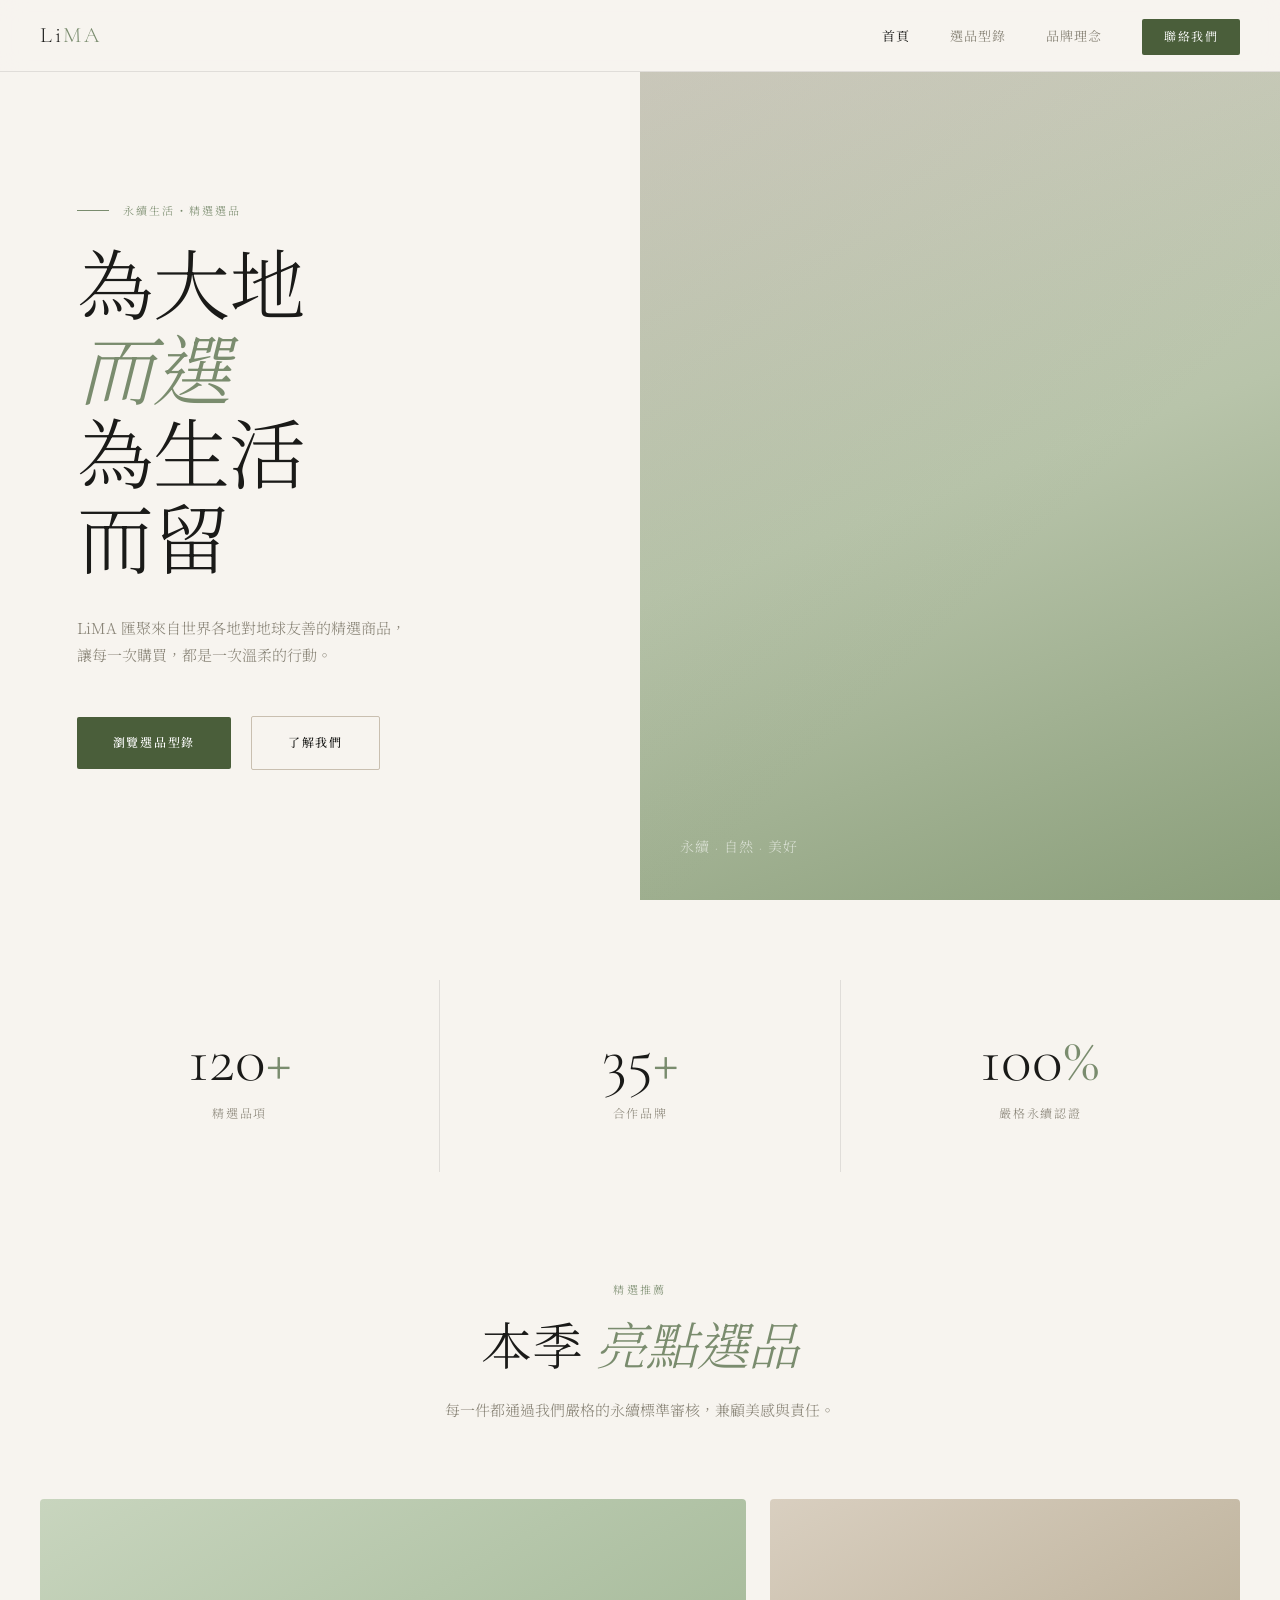
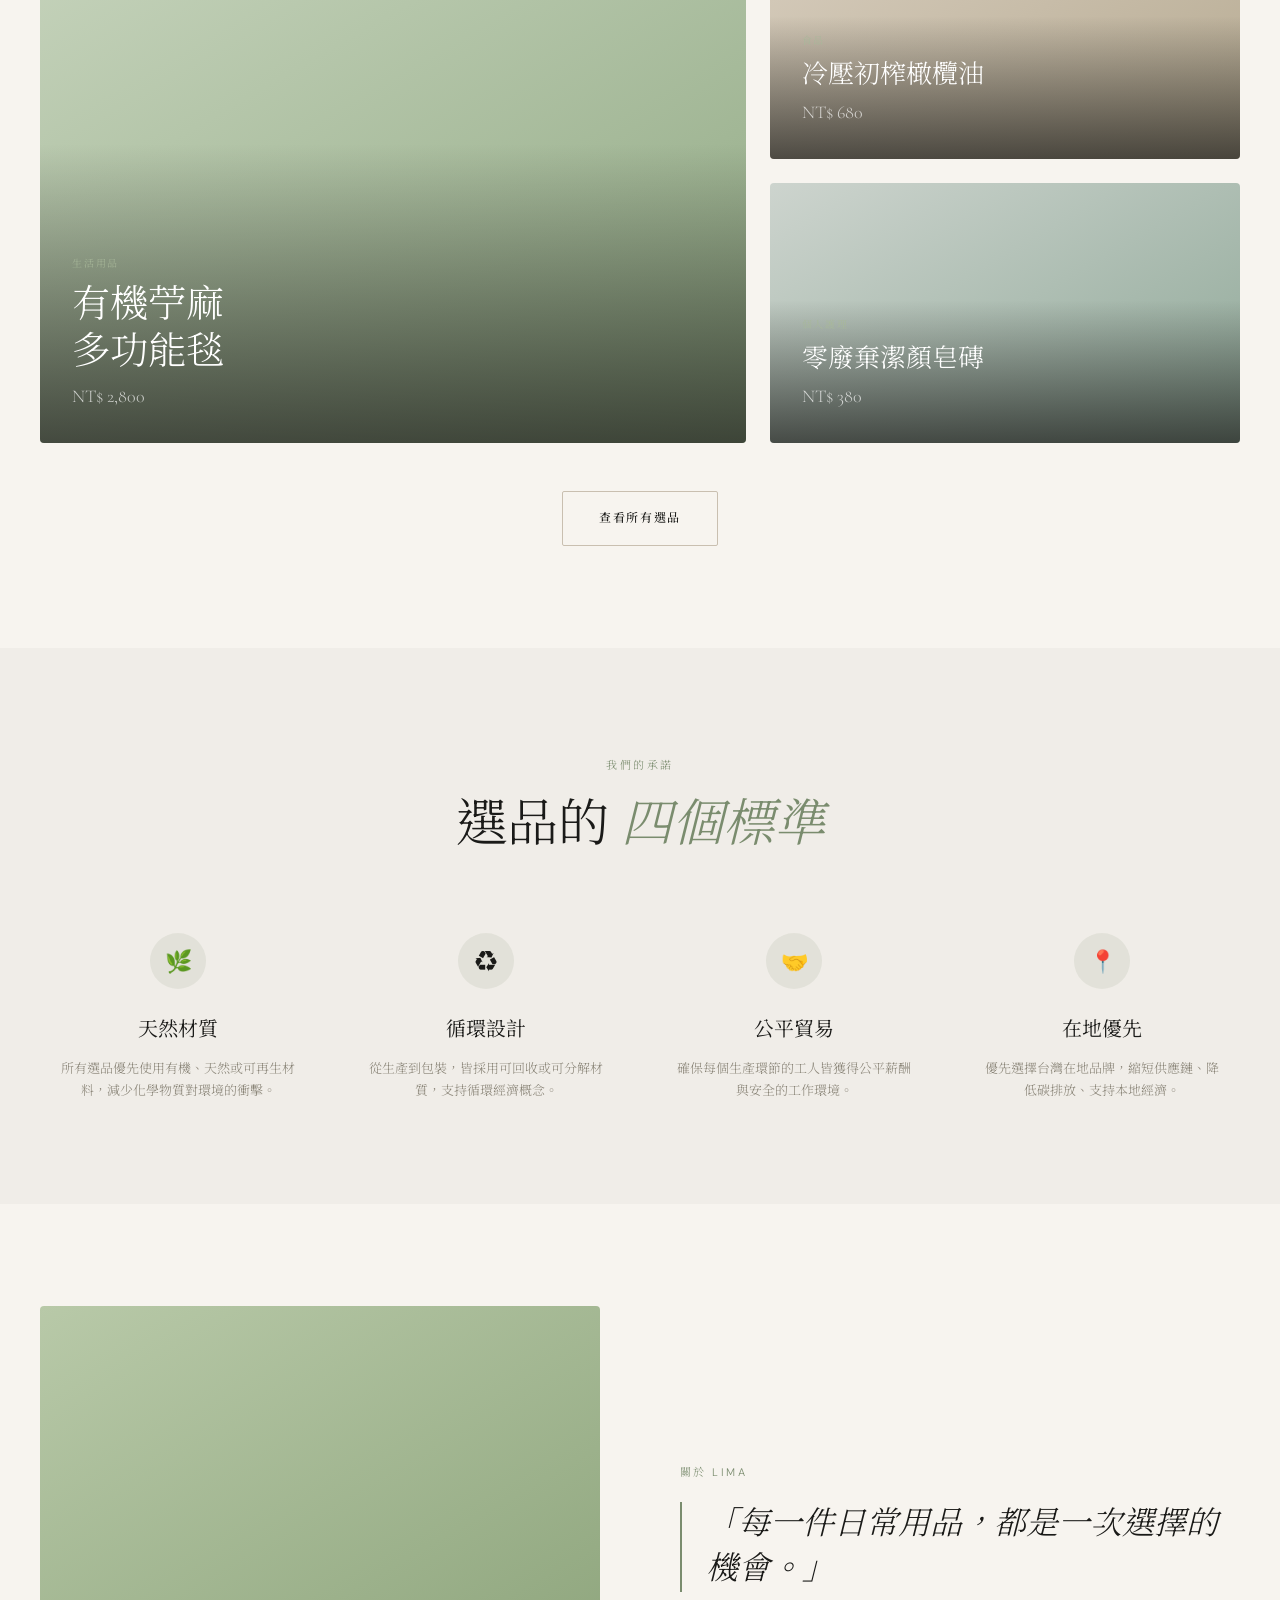
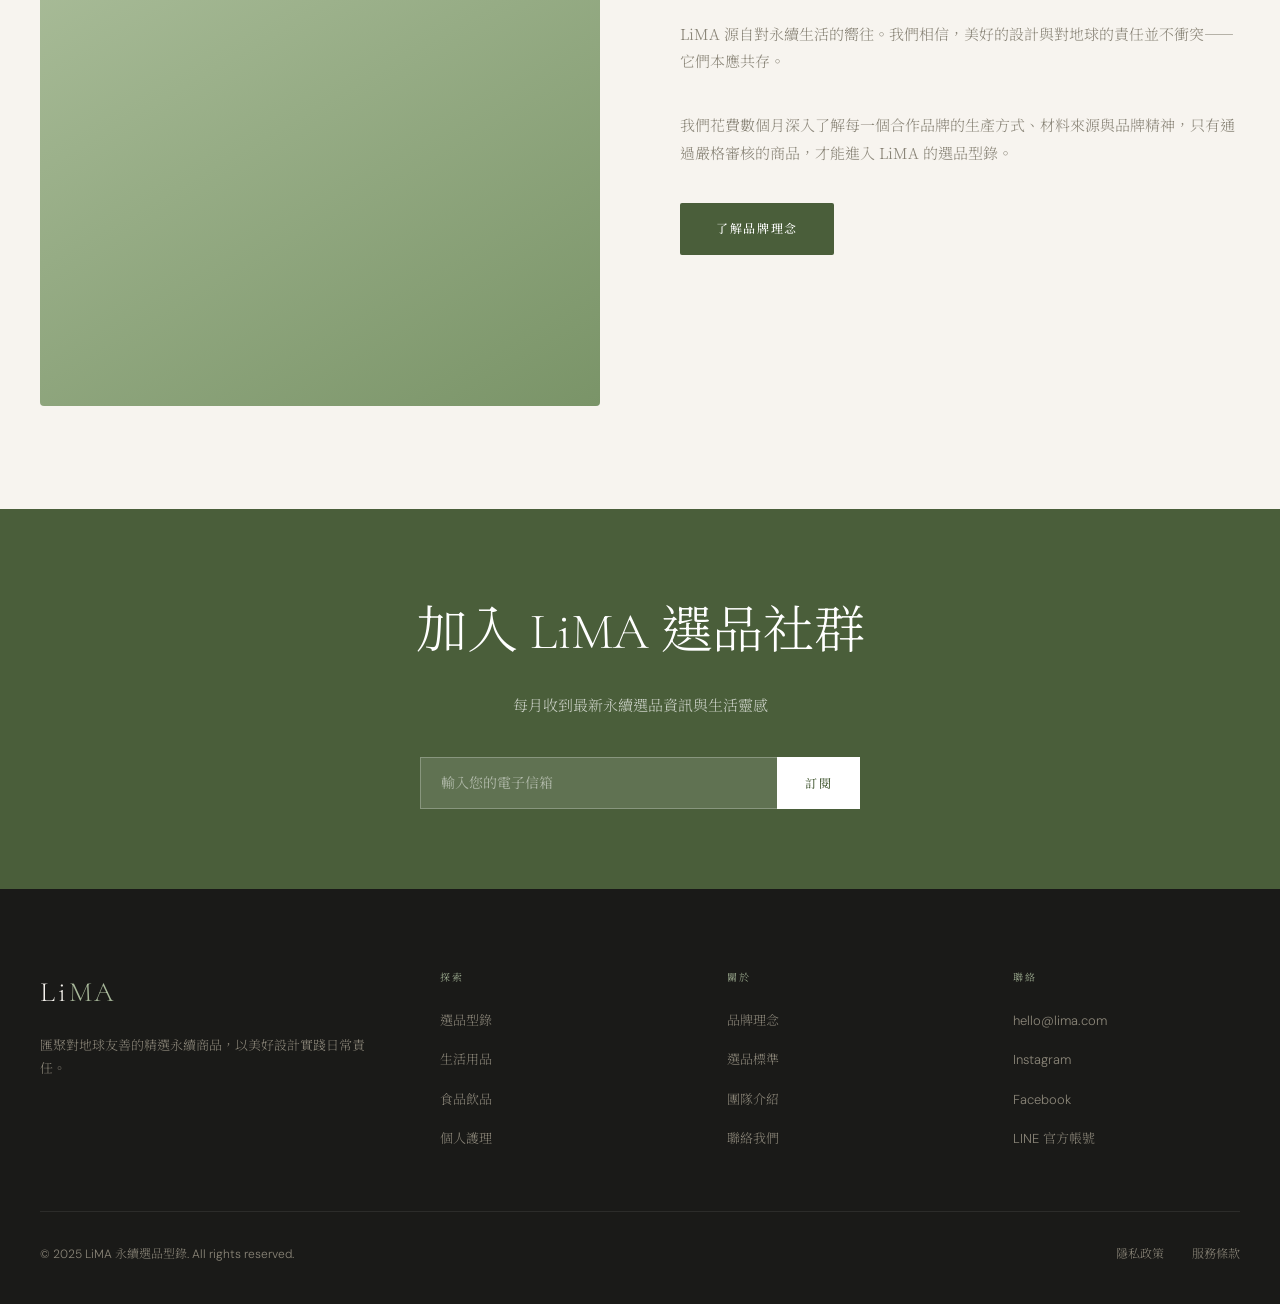
<file: index.html>
<!DOCTYPE html>
<html lang="zh-TW">
<head>
  <meta charset="UTF-8" />
  <meta name="viewport" content="width=device-width, initial-scale=1.0" />
  <title>LiMA 永續選品型錄</title>
  <meta name="description" content="LiMA 匯聚對地球友善的精選永續商品，以美好設計實踐日常責任。" />
  <link rel="stylesheet" href="style.css" />
  <style>
    /* ===== INDEX SPECIFIC ===== */
    .stats {
      display: grid;
      grid-template-columns: repeat(3, 1fr);
      gap: 1px;
      background: var(--border);
      margin-top: 80px;
    }
    .stat {
      background: var(--cream);
      padding: 48px 40px;
      text-align: center;
    }
    .stat__number {
      font-family: var(--font-display);
      font-size: clamp(48px, 5vw, 72px);
      font-weight: 300;
      color: var(--ink);
      line-height: 1;
      margin-bottom: 12px;
    }
    .stat__number span { color: var(--sage); }
    .stat__label {
      font-size: 12px;
      letter-spacing: 0.14em;
      text-transform: uppercase;
      color: var(--stone);
    }

    .featured-grid {
      display: grid;
      grid-template-columns: 1.2fr 0.8fr;
      gap: 24px;
    }
    .featured-large { grid-row: span 2; }

    .featured-card {
      position: relative;
      overflow: hidden;
      border-radius: 4px;
      background: var(--warm-grey);
    }
    .featured-card__img {
      width: 100%;
      height: 100%;
      min-height: 260px;
      object-fit: cover;
      display: block;
      transition: transform 0.7s cubic-bezier(0.25,0.46,0.45,0.94);
    }
    .featured-card:hover .featured-card__img { transform: scale(1.04); }

    .featured-card__overlay {
      position: absolute;
      inset: 0;
      background: linear-gradient(to top, rgba(26,26,24,0.7) 0%, transparent 55%);
      display: flex;
      flex-direction: column;
      justify-content: flex-end;
      padding: 32px;
    }
    .featured-card__tag {
      display: inline-block;
      font-size: 10px;
      letter-spacing: 0.18em;
      text-transform: uppercase;
      color: var(--sage-light);
      margin-bottom: 10px;
    }
    .featured-card__name {
      font-family: var(--font-display);
      font-size: 26px;
      font-weight: 300;
      color: var(--white);
      line-height: 1.2;
      margin-bottom: 6px;
    }
    .featured-card__price {
      font-family: var(--font-display);
      font-size: 18px;
      color: rgba(255,255,255,0.7);
    }

    .featured-large .featured-card__name { font-size: clamp(28px, 3vw, 40px); }

    .values-grid {
      display: grid;
      grid-template-columns: repeat(4, 1fr);
      gap: 32px;
    }
    .value-item { text-align: center; padding: 0 16px; }
    .value-icon {
      width: 56px;
      height: 56px;
      background: rgba(122,140,110,0.12);
      border-radius: 50%;
      display: flex;
      align-items: center;
      justify-content: center;
      margin: 0 auto 24px;
      font-size: 22px;
    }
    .value-title {
      font-family: var(--font-display);
      font-size: 20px;
      font-weight: 400;
      margin-bottom: 10px;
    }
    .value-desc {
      font-size: 13px;
      color: var(--stone);
      line-height: 1.7;
      font-family: var(--font-serif);
    }

    .story-grid {
      display: grid;
      grid-template-columns: 1fr 1fr;
      gap: 80px;
      align-items: center;
    }
    .story-image {
      aspect-ratio: 4/5;
      border-radius: 4px;
      overflow: hidden;
      background: var(--warm-grey);
      position: relative;
    }
    .story-image img { width: 100%; height: 100%; object-fit: cover; }
    .story-image__accent {
      position: absolute;
      bottom: -20px;
      right: -20px;
      width: 160px;
      height: 160px;
      background: rgba(122,140,110,0.15);
      border-radius: 4px;
      z-index: -1;
    }
    .story-text { }
    .story-quote {
      font-family: var(--font-display);
      font-size: clamp(22px, 3vw, 32px);
      font-style: italic;
      font-weight: 300;
      color: var(--ink);
      line-height: 1.4;
      margin-bottom: 28px;
      padding-left: 24px;
      border-left: 2px solid var(--sage);
    }
    .story-body {
      font-size: 15px;
      color: var(--stone);
      line-height: 1.85;
      font-family: var(--font-serif);
      font-weight: 300;
      margin-bottom: 36px;
    }

    .newsletter {
      background: var(--accent);
      padding: 80px 0;
      text-align: center;
    }
    .newsletter__title {
      font-family: var(--font-display);
      font-size: clamp(32px, 4vw, 52px);
      font-weight: 300;
      color: var(--white);
      margin-bottom: 16px;
    }
    .newsletter__sub {
      font-size: 15px;
      color: rgba(255,255,255,0.7);
      font-family: var(--font-serif);
      margin-bottom: 40px;
    }
    .newsletter__form {
      display: flex;
      gap: 0;
      max-width: 440px;
      margin: 0 auto;
    }
    .newsletter__input {
      flex: 1;
      padding: 16px 20px;
      background: rgba(255,255,255,0.12);
      border: 1px solid rgba(255,255,255,0.25);
      border-right: none;
      color: var(--white);
      font-size: 14px;
      outline: none;
      font-family: var(--font-body);
    }
    .newsletter__input::placeholder { color: rgba(255,255,255,0.5); }
    .newsletter__btn {
      padding: 16px 28px;
      background: var(--white);
      border: none;
      color: var(--accent);
      font-size: 12px;
      letter-spacing: 0.12em;
      text-transform: uppercase;
      font-weight: 500;
      cursor: pointer;
      transition: background 0.25s;
      font-family: var(--font-body);
    }
    .newsletter__btn:hover { background: var(--cream); }

    @media (max-width: 900px) {
      .stats { grid-template-columns: 1fr; }
      .featured-grid { grid-template-columns: 1fr; }
      .featured-large { grid-row: auto; }
      .values-grid { grid-template-columns: repeat(2, 1fr); }
      .story-grid { grid-template-columns: 1fr; gap: 40px; }
    }
    @media (max-width: 600px) {
      .values-grid { grid-template-columns: 1fr; }
      .newsletter__form { flex-direction: column; }
      .newsletter__input { border-right: 1px solid rgba(255,255,255,0.25); border-bottom: none; }
    }
  </style>
</head>
<body>

<!-- NAV -->
<nav class="nav">
  <div class="nav__inner">
    <a href="index.html" class="nav__logo">Li<span>MA</span></a>
    <ul class="nav__links">
      <li><a href="index.html" class="active">首頁</a></li>
      <li><a href="catalog.html">選品型錄</a></li>
      <li><a href="about.html">品牌理念</a></li>
      <li><a href="contact.html" class="nav__cta">聯絡我們</a></li>
    </ul>
    <div class="nav__hamburger" aria-label="選單">
      <span></span><span></span><span></span>
    </div>
  </div>
</nav>

<div class="page">

  <!-- HERO -->
  <section class="hero">
    <div class="hero__text">
      <p class="hero__eyebrow">永續生活・精選選品</p>
      <h1 class="hero__title">
        為大地<br><em>而選</em><br>為生活<br>而留
      </h1>
      <p class="hero__desc">
        LiMA 匯聚來自世界各地對地球友善的精選商品，<br>
        讓每一次購買，都是一次溫柔的行動。
      </p>
      <div class="hero__actions">
        <a href="catalog.html" class="btn-primary">瀏覽選品型錄</a>
        <a href="about.html" class="btn-outline">了解我們</a>
      </div>
    </div>
    <div class="hero__image">
      <div class="img-placeholder" style="height:100%;min-height:500px;background:linear-gradient(160deg,#d4cfc4 0%,#b8c4aa 50%,#8a9e7a 100%);display:flex;align-items:flex-end;justify-content:flex-start;padding:40px;">
        <div style="color:rgba(255,255,255,0.6);font-family:var(--font-display);font-size:14px;letter-spacing:0.1em;">永續 · 自然 · 美好</div>
      </div>
      <div class="hero__image-overlay"></div>
    </div>
  </section>

  <!-- STATS -->
  <div class="container">
    <div class="stats">
      <div class="stat fade-in">
        <div class="stat__number">120<span>+</span></div>
        <div class="stat__label">精選品項</div>
      </div>
      <div class="stat fade-in">
        <div class="stat__number">35<span>+</span></div>
        <div class="stat__label">合作品牌</div>
      </div>
      <div class="stat fade-in">
        <div class="stat__number">100<span>%</span></div>
        <div class="stat__label">嚴格永續認證</div>
      </div>
    </div>
  </div>

  <!-- FEATURED -->
  <section class="section">
    <div class="container">
      <div class="section-header fade-in">
        <span class="section-eyebrow">精選推薦</span>
        <h2 class="section-title">本季 <em>亮點選品</em></h2>
        <p class="section-subtitle">每一件都通過我們嚴格的永續標準審核，兼顧美感與責任。</p>
      </div>

      <div class="featured-grid fade-in">
        <div class="featured-large">
          <div class="featured-card" style="height:100%;">
            <div class="img-placeholder featured-card__img" style="background:linear-gradient(150deg,#c8d5be 0%,#8fa882 100%);min-height:520px;"></div>
            <div class="featured-card__overlay">
              <span class="featured-card__tag">生活用品</span>
              <h3 class="featured-card__name">有機苧麻<br>多功能毯</h3>
              <p class="featured-card__price">NT$ 2,800</p>
            </div>
          </div>
        </div>
        <div>
          <div class="featured-card">
            <div class="img-placeholder featured-card__img" style="background:linear-gradient(150deg,#d9cfc0 0%,#b5a990 100%);min-height:260px;"></div>
            <div class="featured-card__overlay">
              <span class="featured-card__tag">食品</span>
              <h3 class="featured-card__name">冷壓初榨橄欖油</h3>
              <p class="featured-card__price">NT$ 680</p>
            </div>
          </div>
        </div>
        <div>
          <div class="featured-card">
            <div class="img-placeholder featured-card__img" style="background:linear-gradient(150deg,#cdd4ce 0%,#8fa898 100%);min-height:260px;"></div>
            <div class="featured-card__overlay">
              <span class="featured-card__tag">個人護理</span>
              <h3 class="featured-card__name">零廢棄潔顏皂磚</h3>
              <p class="featured-card__price">NT$ 380</p>
            </div>
          </div>
        </div>
      </div>

      <div style="text-align:center;margin-top:48px;" class="fade-in">
        <a href="catalog.html" class="btn-outline">查看所有選品</a>
      </div>
    </div>
  </section>

  <!-- VALUES -->
  <section class="section section--alt">
    <div class="container">
      <div class="section-header fade-in">
        <span class="section-eyebrow">我們的承諾</span>
        <h2 class="section-title">選品的 <em>四個標準</em></h2>
      </div>
      <div class="values-grid">
        <div class="value-item fade-in">
          <div class="value-icon">🌿</div>
          <h3 class="value-title">天然材質</h3>
          <p class="value-desc">所有選品優先使用有機、天然或可再生材料，減少化學物質對環境的衝擊。</p>
        </div>
        <div class="value-item fade-in">
          <div class="value-icon">♻️</div>
          <h3 class="value-title">循環設計</h3>
          <p class="value-desc">從生產到包裝，皆採用可回收或可分解材質，支持循環經濟概念。</p>
        </div>
        <div class="value-item fade-in">
          <div class="value-icon">🤝</div>
          <h3 class="value-title">公平貿易</h3>
          <p class="value-desc">確保每個生產環節的工人皆獲得公平薪酬與安全的工作環境。</p>
        </div>
        <div class="value-item fade-in">
          <div class="value-icon">📍</div>
          <h3 class="value-title">在地優先</h3>
          <p class="value-desc">優先選擇台灣在地品牌，縮短供應鏈、降低碳排放、支持本地經濟。</p>
        </div>
      </div>
    </div>
  </section>

  <!-- STORY -->
  <section class="section">
    <div class="container">
      <div class="story-grid">
        <div class="story-image fade-in">
          <div class="img-placeholder" style="height:100%;background:linear-gradient(150deg,#b8c9a8 0%,#7a9468 100%);min-height:480px;"></div>
          <div class="story-image__accent"></div>
        </div>
        <div class="story-text fade-in">
          <span class="section-eyebrow">關於 LiMA</span>
          <blockquote class="story-quote">
            「每一件日常用品，都是一次選擇的機會。」
          </blockquote>
          <p class="story-body">
            LiMA 源自對永續生活的嚮往。我們相信，美好的設計與對地球的責任並不衝突——它們本應共存。
          </p>
          <p class="story-body">
            我們花費數個月深入了解每一個合作品牌的生產方式、材料來源與品牌精神，只有通過嚴格審核的商品，才能進入 LiMA 的選品型錄。
          </p>
          <a href="about.html" class="btn-primary">了解品牌理念</a>
        </div>
      </div>
    </div>
  </section>

  <!-- NEWSLETTER -->
  <section class="newsletter">
    <div class="container fade-in">
      <h2 class="newsletter__title">加入 LiMA 選品社群</h2>
      <p class="newsletter__sub">每月收到最新永續選品資訊與生活靈感</p>
      <div class="newsletter__form">
        <input class="newsletter__input" type="email" placeholder="輸入您的電子信箱" />
        <button class="newsletter__btn">訂閱</button>
      </div>
    </div>
  </section>

</div>

<!-- FOOTER -->
<footer>
  <div class="container">
    <div class="footer__grid">
      <div>
        <div class="footer__brand-name">Li<span>MA</span></div>
        <p class="footer__brand-desc">匯聚對地球友善的精選永續商品，以美好設計實踐日常責任。</p>
      </div>
      <div>
        <p class="footer__col-title">探索</p>
        <ul class="footer__col-links">
          <li><a href="catalog.html">選品型錄</a></li>
          <li><a href="catalog.html#生活用品">生活用品</a></li>
          <li><a href="catalog.html#食品">食品飲品</a></li>
          <li><a href="catalog.html#個人護理">個人護理</a></li>
        </ul>
      </div>
      <div>
        <p class="footer__col-title">關於</p>
        <ul class="footer__col-links">
          <li><a href="about.html">品牌理念</a></li>
          <li><a href="about.html#選品標準">選品標準</a></li>
          <li><a href="about.html#團隊">團隊介紹</a></li>
          <li><a href="contact.html">聯絡我們</a></li>
        </ul>
      </div>
      <div>
        <p class="footer__col-title">聯絡</p>
        <ul class="footer__col-links">
          <li><a href="mailto:hello@lima-sustainability.com">hello@lima.com</a></li>
          <li><a href="#">Instagram</a></li>
          <li><a href="#">Facebook</a></li>
          <li><a href="#">LINE 官方帳號</a></li>
        </ul>
      </div>
    </div>
    <div class="footer__bottom">
      <p class="footer__copy">© 2025 LiMA 永續選品型錄. All rights reserved.</p>
      <div class="footer__bottom-links">
        <a href="#">隱私政策</a>
        <a href="#">服務條款</a>
      </div>
    </div>
  </div>
</footer>

<script src="main.js"></script>
</body>
</html>
</file>
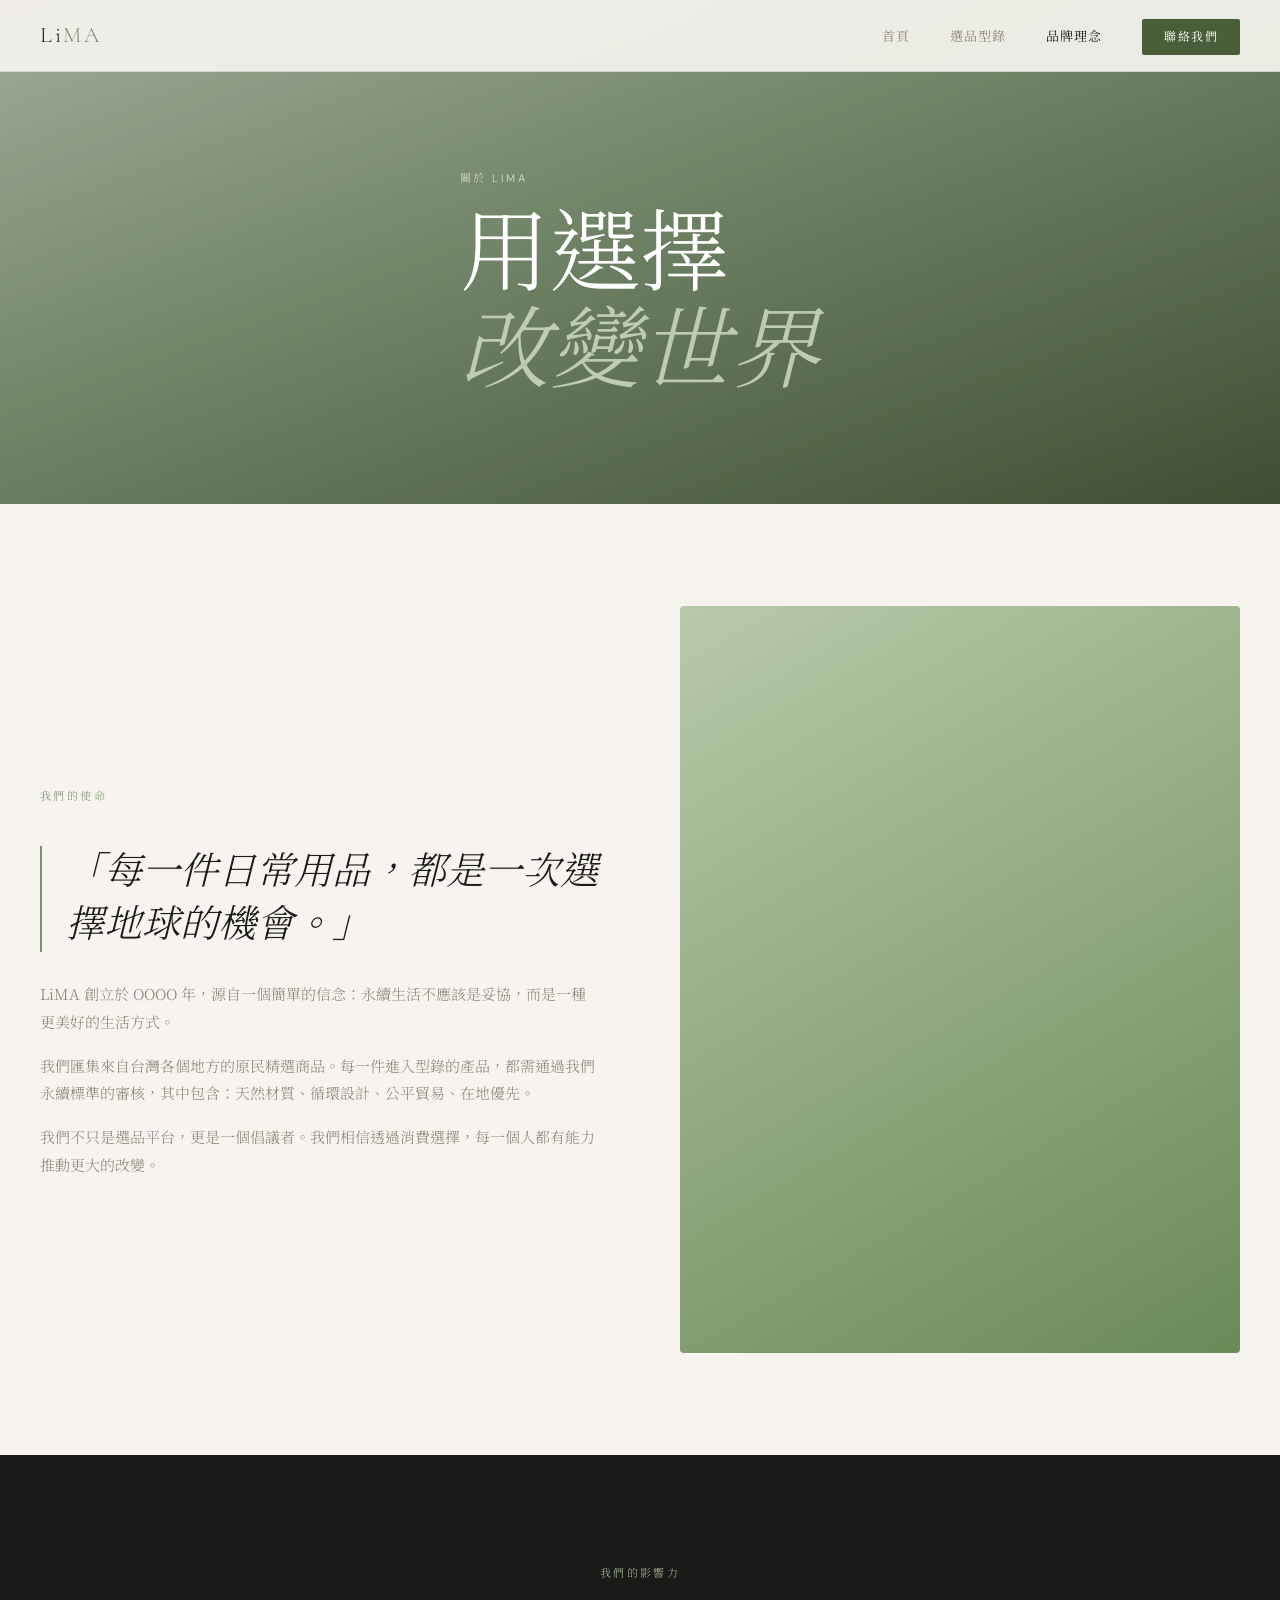
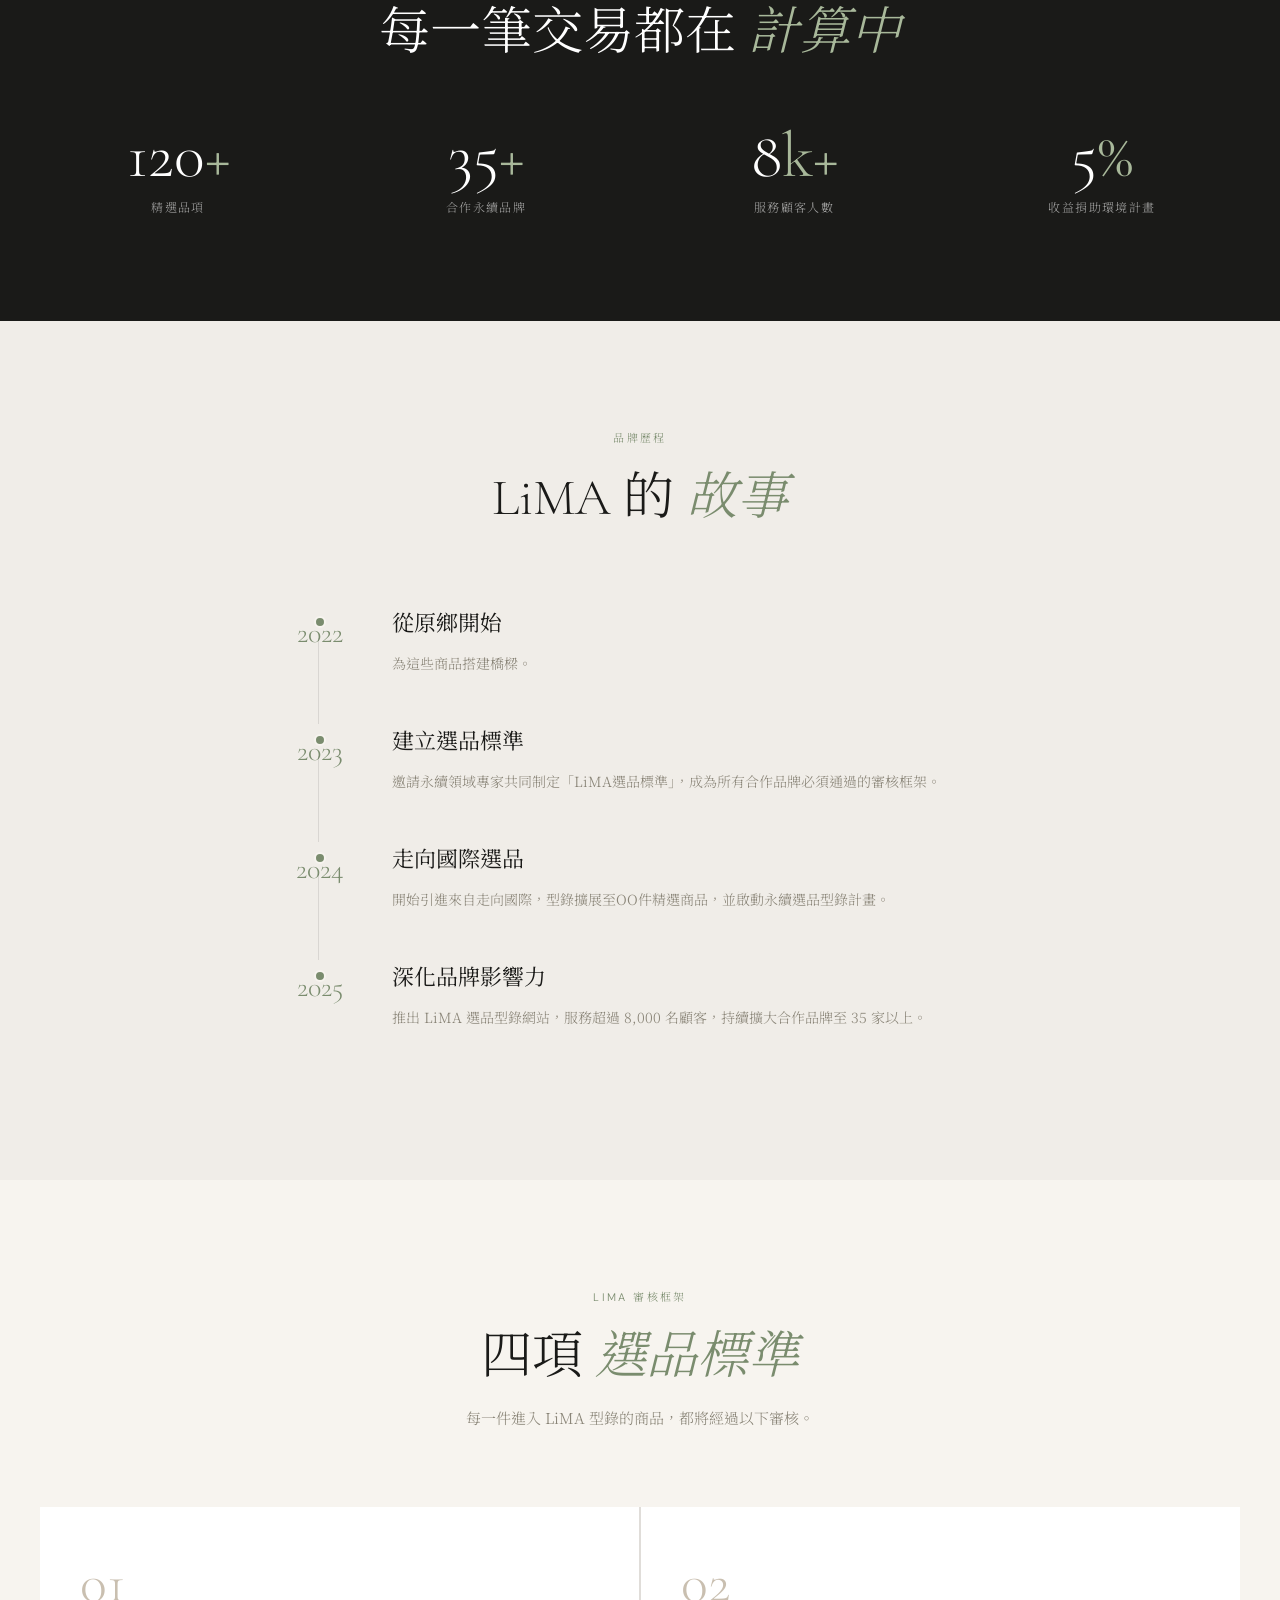
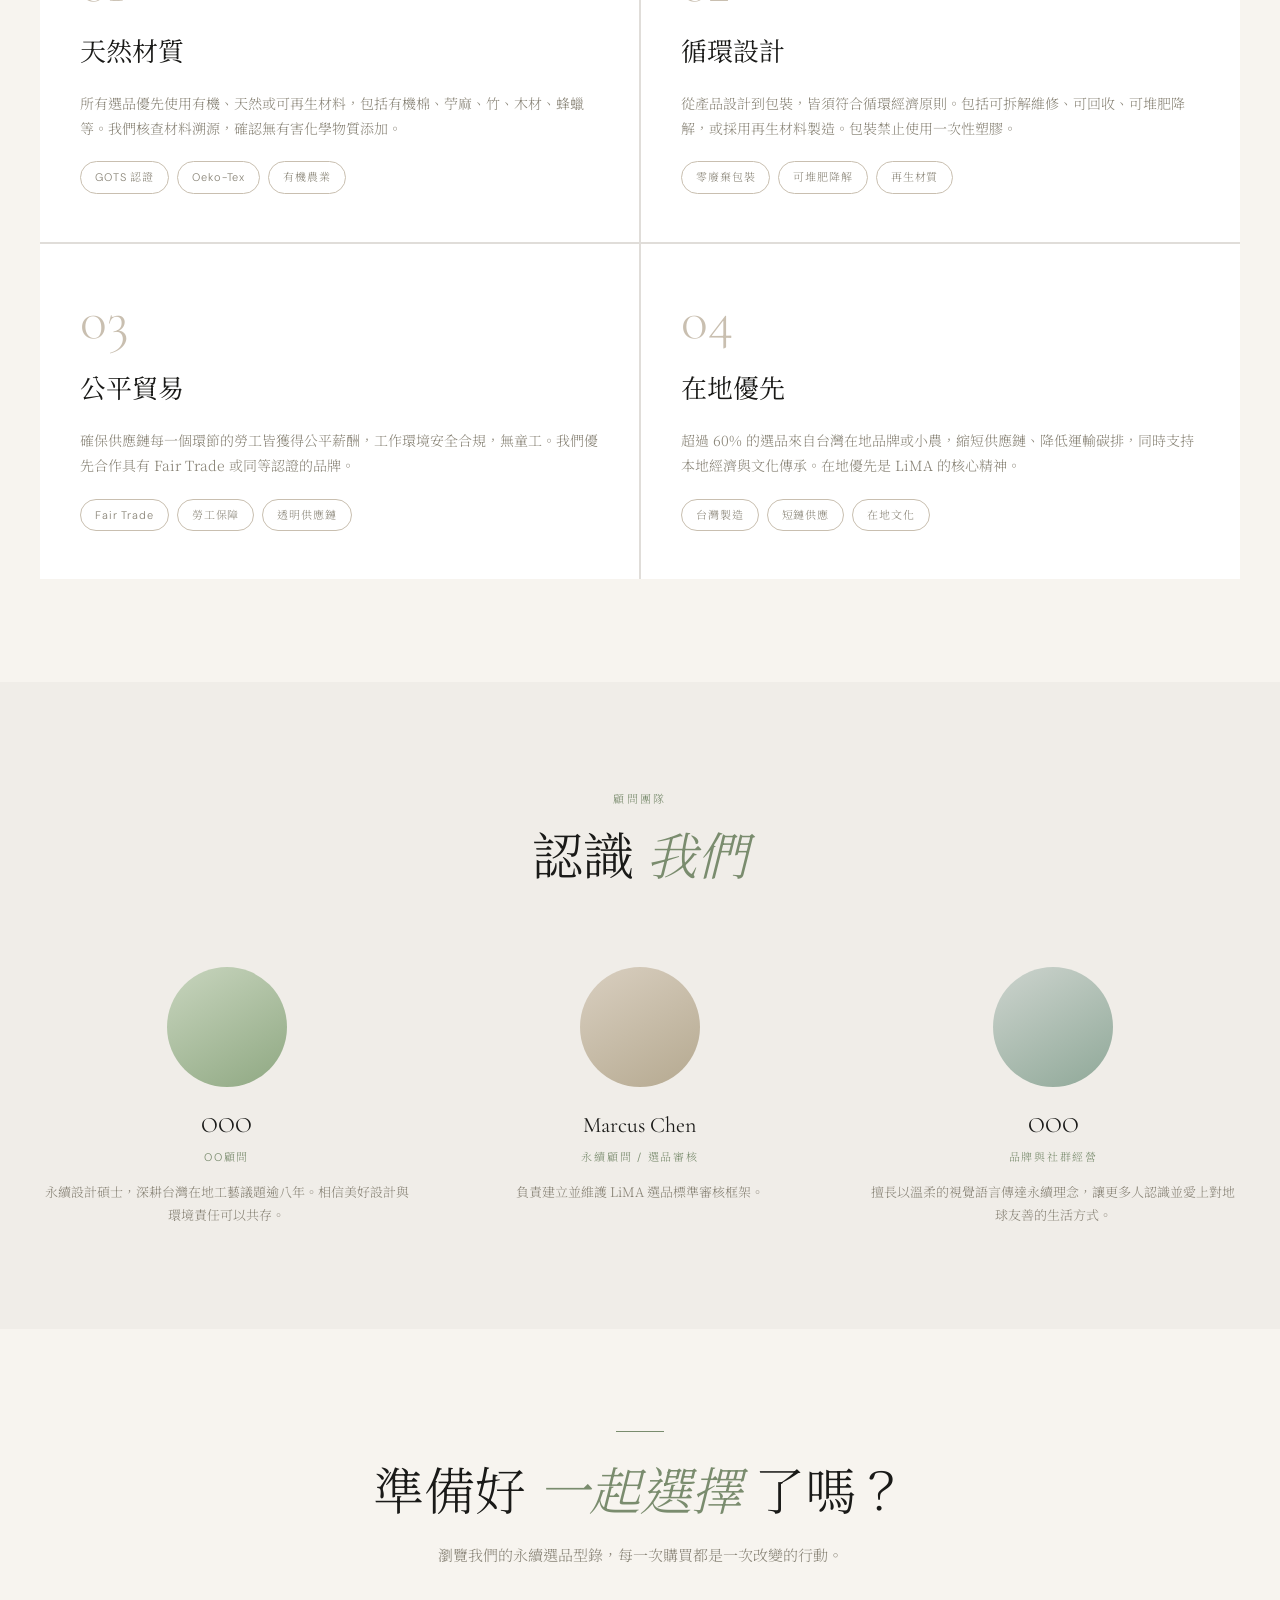
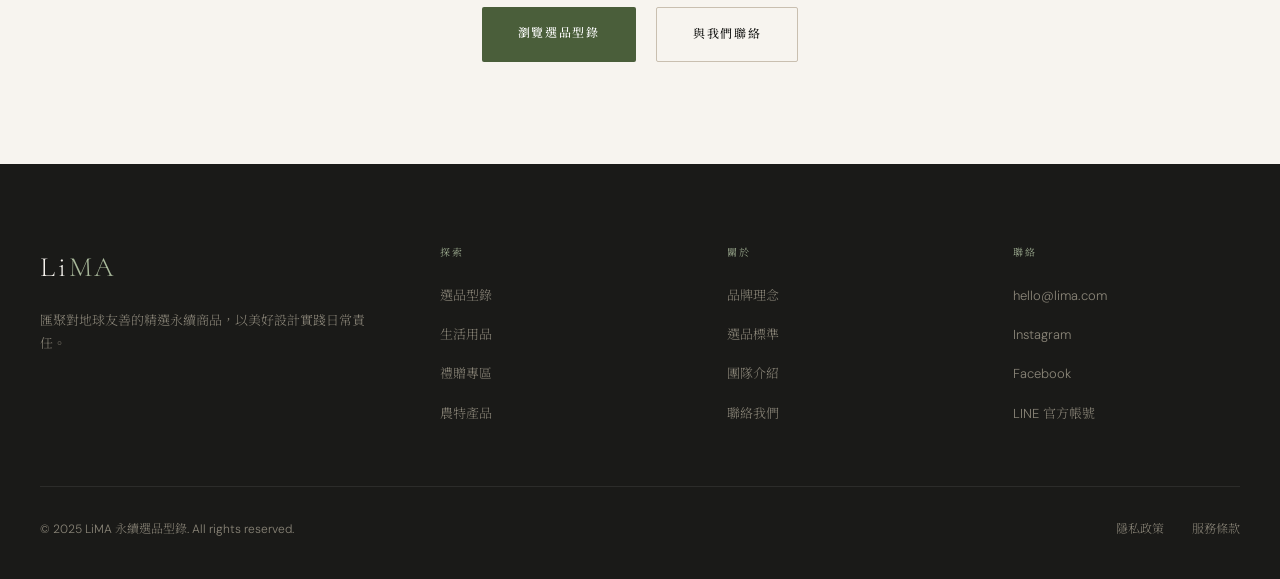
<file: about.html>
<!DOCTYPE html>
<html lang="zh-TW">
<head>
  <meta charset="UTF-8" />
  <meta name="viewport" content="width=device-width, initial-scale=1.0" />
  <title>品牌理念 — LiMA 永續選品</title>
  <meta name="description" content="了解 LiMA 的品牌故事、選品哲學，以及我們對永續未來的承諾。" />
  <link rel="stylesheet" href="style.css" />
  <style>
    .about-hero {
      min-height: 56vh;
      background: linear-gradient(160deg, #c8d5be 0%, #8fa882 40%, #4a5e3a 100%);
      display: flex;
      align-items: flex-end;
      padding: clamp(60px,8vw,120px) 0;
      position: relative;
      overflow: hidden;
    }
    .about-hero::before {
      content: '';
      position: absolute;
      inset: 0;
      background: rgba(26,26,24,0.22);
    }
    .about-hero__content {
      position: relative;
      z-index: 1;
    }
    .about-hero__eyebrow {
      font-size: 11px;
      letter-spacing: 0.22em;
      text-transform: uppercase;
      color: rgba(255,255,255,0.7);
      margin-bottom: 20px;
    }
    .about-hero__title {
      font-family: var(--font-display);
      font-size: clamp(44px,7vw,100px);
      font-weight: 300;
      color: var(--white);
      line-height: 1.08;
      max-width: 700px;
    }
    .about-hero__title em { font-style: italic; color: rgba(200,213,190,0.9); }

    /* MISSION */
    .mission {
      display: grid;
      grid-template-columns: 1fr 1fr;
      gap: 80px;
      align-items: center;
    }
    .mission__text {}
    .mission__quote {
      font-family: var(--font-display);
      font-size: clamp(24px, 3vw, 38px);
      font-style: italic;
      font-weight: 300;
      color: var(--ink);
      line-height: 1.4;
      margin-bottom: 28px;
      padding-left: 24px;
      border-left: 2px solid var(--sage);
    }
    .mission__body {
      font-size: 15px;
      color: var(--stone);
      line-height: 1.85;
      font-family: var(--font-serif);
      font-weight: 300;
    }
    .mission__body + .mission__body { margin-top: 16px; }
    .mission__image {
      aspect-ratio: 3/4;
      border-radius: 4px;
      overflow: hidden;
      background: var(--warm-grey);
      position: relative;
    }
    .mission__image::after {
      content: '';
      position: absolute;
      bottom: -16px;
      left: -16px;
      width: 120px;
      height: 120px;
      background: rgba(122,140,110,0.18);
      border-radius: 4px;
      z-index: -1;
    }

    /* TIMELINE */
    .timeline { max-width: 720px; margin: 0 auto; }
    .timeline-item {
      display: grid;
      grid-template-columns: 80px 1fr;
      gap: 32px;
      padding-bottom: 48px;
      position: relative;
    }
    .timeline-item:not(:last-child)::before {
      content: '';
      position: absolute;
      top: 32px;
      left: 38px;
      bottom: 0;
      width: 1px;
      background: var(--border);
    }
    .timeline-year {
      font-family: var(--font-display);
      font-size: 28px;
      font-weight: 300;
      color: var(--sage);
      text-align: center;
      padding-top: 4px;
    }
    .timeline-dot {
      width: 12px;
      height: 12px;
      border-radius: 50%;
      background: var(--sage);
      position: absolute;
      left: 34px;
      top: 10px;
      border: 2px solid var(--cream);
    }
    .timeline-content {}
    .timeline-title {
      font-family: var(--font-display);
      font-size: 22px;
      font-weight: 400;
      color: var(--ink);
      margin-bottom: 8px;
    }
    .timeline-body {
      font-size: 14px;
      color: var(--stone);
      line-height: 1.75;
      font-family: var(--font-serif);
    }

    /* STANDARDS */
    .standards-grid {
      display: grid;
      grid-template-columns: repeat(2, 1fr);
      gap: 2px;
      background: var(--border);
    }
    .standard-item {
      background: var(--white);
      padding: 48px 40px;
      transition: background 0.3s;
    }
    .standard-item:hover { background: var(--warm-grey); }
    .standard-num {
      font-family: var(--font-display);
      font-size: 56px;
      font-weight: 300;
      color: var(--sand);
      line-height: 1;
      margin-bottom: 20px;
    }
    .standard-title {
      font-family: var(--font-display);
      font-size: 26px;
      font-weight: 400;
      color: var(--ink);
      margin-bottom: 16px;
    }
    .standard-body {
      font-size: 14px;
      color: var(--stone);
      line-height: 1.8;
      font-family: var(--font-serif);
    }
    .standard-tags {
      display: flex;
      flex-wrap: wrap;
      gap: 8px;
      margin-top: 20px;
    }

    /* TEAM */
    .team-grid {
      display: grid;
      grid-template-columns: repeat(3, 1fr);
      gap: 40px;
    }
    .team-card { text-align: center; }
    .team-avatar {
      width: 120px;
      height: 120px;
      border-radius: 50%;
      margin: 0 auto 20px;
      overflow: hidden;
      background: var(--warm-grey);
    }
    .team-name {
      font-family: var(--font-display);
      font-size: 22px;
      font-weight: 400;
      color: var(--ink);
      margin-bottom: 4px;
    }
    .team-role {
      font-size: 11px;
      letter-spacing: 0.16em;
      text-transform: uppercase;
      color: var(--sage);
      margin-bottom: 14px;
    }
    .team-bio {
      font-size: 13px;
      color: var(--stone);
      line-height: 1.75;
      font-family: var(--font-serif);
    }

    /* IMPACT */
    .impact-grid {
      display: grid;
      grid-template-columns: repeat(4, 1fr);
      gap: 32px;
      text-align: center;
    }
    .impact-item {}
    .impact-number {
      font-family: var(--font-display);
      font-size: clamp(40px, 5vw, 64px);
      font-weight: 300;
      color: var(--white);
      line-height: 1;
      margin-bottom: 10px;
    }
    .impact-number span { color: var(--sage-light); }
    .impact-label {
      font-size: 12px;
      letter-spacing: 0.12em;
      text-transform: uppercase;
      color: rgba(255,255,255,0.6);
    }

    @media (max-width: 900px) {
      .mission { grid-template-columns: 1fr; gap: 40px; }
      .mission__image { aspect-ratio: 16/9; }
      .standards-grid { grid-template-columns: 1fr; }
      .team-grid { grid-template-columns: 1fr 1fr; }
      .impact-grid { grid-template-columns: repeat(2, 1fr); gap: 40px; }
    }
    @media (max-width: 600px) {
      .team-grid { grid-template-columns: 1fr; }
      .impact-grid { grid-template-columns: 1fr 1fr; }
      .timeline-item { grid-template-columns: 60px 1fr; gap: 16px; }
    }
  </style>
</head>
<body>

<!-- NAV -->
<nav class="nav">
  <div class="nav__inner">
    <a href="index.html" class="nav__logo">Li<span>MA</span></a>
    <ul class="nav__links">
      <li><a href="index.html">首頁</a></li>
      <li><a href="catalog.html">選品型錄</a></li>
      <li><a href="about.html" class="active">品牌理念</a></li>
      <li><a href="contact.html" class="nav__cta">聯絡我們</a></li>
    </ul>
    <div class="nav__hamburger"><span></span><span></span><span></span></div>
  </div>
</nav>

<div class="page" style="padding-top:0;">

  <!-- HERO -->
  <div class="about-hero">
    <div class="container about-hero__content">
      <p class="about-hero__eyebrow">關於 LiMA</p>
      <h1 class="about-hero__title">
        用選擇<br><em>改變世界</em>
      </h1>
    </div>
  </div>

  <!-- MISSION -->
  <section class="section">
    <div class="container">
      <div class="mission">
        <div class="mission__text fade-in">
          <span class="section-eyebrow">我們的使命</span>
          <blockquote class="mission__quote" style="margin-top:20px;">
            「每一件日常用品，都是一次選擇地球的機會。」
          </blockquote>
          <p class="mission__body">
            LiMA 創立於 OOOO 年，源自一個簡單的信念：永續生活不應該是妥協，而是一種更美好的生活方式。
          </p>
          <p class="mission__body">
            我們匯集來自台灣各個地方的原民精選商品。每一件進入型錄的產品，都需通過我們永續標準的審核，其中包含：天然材質、循環設計、公平貿易、在地優先。
          </p>
          <p class="mission__body">
            我們不只是選品平台，更是一個倡議者。我們相信透過消費選擇，每一個人都有能力推動更大的改變。
          </p>
        </div>
        <div class="mission__image fade-in">
          <div class="img-placeholder" style="height:100%;min-height:400px;background:linear-gradient(150deg,#b8c9a8 0%,#6a8a58 100%);"></div>
        </div>
      </div>
    </div>
  </section>

  <!-- IMPACT NUMBERS -->
  <section class="section section--dark">
    <div class="container">
      <div class="section-header fade-in" style="margin-bottom:60px;">
        <span class="section-eyebrow" style="color:var(--sage-light);">我們的影響力</span>
        <h2 class="section-title" style="color:var(--white);">每一筆交易都在 <em style="color:var(--sage-light);">計算中</em></h2>
      </div>
      <div class="impact-grid">
        <div class="impact-item fade-in">
          <div class="impact-number">120<span>+</span></div>
          <div class="impact-label">精選品項</div>
        </div>
        <div class="impact-item fade-in">
          <div class="impact-number">35<span>+</span></div>
          <div class="impact-label">合作永續品牌</div>
        </div>
        <div class="impact-item fade-in">
          <div class="impact-number">8<span>k+</span></div>
          <div class="impact-label">服務顧客人數</div>
        </div>
        <div class="impact-item fade-in">
          <div class="impact-number">5<span>%</span></div>
          <div class="impact-label">收益捐助環境計畫</div>
        </div>
      </div>
    </div>
  </section>

  <!-- BRAND STORY TIMELINE -->
  <section class="section section--alt" id="timeline">
    <div class="container">
      <div class="section-header fade-in">
        <span class="section-eyebrow">品牌歷程</span>
        <h2 class="section-title">LiMA 的 <em>故事</em></h2>
      </div>
      <div class="timeline fade-in">
        <div class="timeline-item">
          <div class="timeline-year">2022</div>
          <div class="timeline-content">
            <div class="timeline-dot"></div>
            <h3 class="timeline-title">從原鄉開始</h3>
            <p class="timeline-body">為這些商品搭建橋樑。</p>
          </div>
        </div>
        <div class="timeline-item">
          <div class="timeline-year">2023</div>
          <div class="timeline-content">
            <div class="timeline-dot"></div>
            <h3 class="timeline-title">建立選品標準</h3>
            <p class="timeline-body">邀請永續領域專家共同制定「LiMA選品標準」，成為所有合作品牌必須通過的審核框架。</p>
          </div>
        </div>
        <div class="timeline-item">
          <div class="timeline-year">2024</div>
          <div class="timeline-content">
            <div class="timeline-dot"></div>
            <h3 class="timeline-title">走向國際選品</h3>
            <p class="timeline-body">開始引進來自走向國際，型錄擴展至OO件精選商品，並啟動永續選品型錄計畫。</p>
          </div>
        </div>
        <div class="timeline-item">
          <div class="timeline-year">2025</div>
          <div class="timeline-content">
            <div class="timeline-dot"></div>
            <h3 class="timeline-title">深化品牌影響力</h3>
            <p class="timeline-body">推出 LiMA 選品型錄網站，服務超過 8,000 名顧客，持續擴大合作品牌至 35 家以上。</p>
          </div>
        </div>
      </div>
    </div>
  </section>

  <!-- SELECTION STANDARDS -->
  <section class="section" id="選品標準">
    <div class="container">
      <div class="section-header fade-in">
        <span class="section-eyebrow">LiMA 審核框架</span>
        <h2 class="section-title">四項 <em>選品標準</em></h2>
        <p class="section-subtitle">每一件進入 LiMA 型錄的商品，都將經過以下審核。</p>
      </div>
      <div class="standards-grid fade-in">
        <div class="standard-item">
          <div class="standard-num">01</div>
          <h3 class="standard-title">天然材質</h3>
          <p class="standard-body">
            所有選品優先使用有機、天然或可再生材料，包括有機棉、苧麻、竹、木材、蜂蠟等。我們核查材料溯源，確認無有害化學物質添加。
          </p>
          <div class="standard-tags">
            <span class="tag">GOTS 認證</span>
            <span class="tag">Oeko-Tex</span>
            <span class="tag">有機農業</span>
          </div>
        </div>
        <div class="standard-item">
          <div class="standard-num">02</div>
          <h3 class="standard-title">循環設計</h3>
          <p class="standard-body">
            從產品設計到包裝，皆須符合循環經濟原則。包括可拆解維修、可回收、可堆肥降解，或採用再生材料製造。包裝禁止使用一次性塑膠。
          </p>
          <div class="standard-tags">
            <span class="tag">零廢棄包裝</span>
            <span class="tag">可堆肥降解</span>
            <span class="tag">再生材質</span>
          </div>
        </div>
        <div class="standard-item">
          <div class="standard-num">03</div>
          <h3 class="standard-title">公平貿易</h3>
          <p class="standard-body">
            確保供應鏈每一個環節的勞工皆獲得公平薪酬，工作環境安全合規，無童工。我們優先合作具有 Fair Trade 或同等認證的品牌。
          </p>
          <div class="standard-tags">
            <span class="tag">Fair Trade</span>
            <span class="tag">勞工保障</span>
            <span class="tag">透明供應鏈</span>
          </div>
        </div>
        <div class="standard-item">
          <div class="standard-num">04</div>
          <h3 class="standard-title">在地優先</h3>
          <p class="standard-body">
            超過 60% 的選品來自台灣在地品牌或小農，縮短供應鏈、降低運輸碳排，同時支持本地經濟與文化傳承。在地優先是 LiMA 的核心精神。
          </p>
          <div class="standard-tags">
            <span class="tag">台灣製造</span>
            <span class="tag">短鏈供應</span>
            <span class="tag">在地文化</span>
          </div>
        </div>
      </div>
    </div>
  </section>

  <!-- TEAM -->
  <section class="section section--alt" id="團隊">
    <div class="container">
      <div class="section-header fade-in">
        <span class="section-eyebrow">顧問團隊</span>
        <h2 class="section-title">認識 <em>我們</em></h2>
      </div>
      <div class="team-grid fade-in">
        <div class="team-card">
          <div class="team-avatar">
            <div class="img-placeholder" style="height:100%;background:linear-gradient(150deg,#c8d5be 0%,#8fa882 100%);"></div>
          </div>
          <h3 class="team-name">OOO</h3>
          <p class="team-role">OO顧問</p>
          <p class="team-bio">永續設計碩士，深耕台灣在地工藝議題逾八年。相信美好設計與環境責任可以共存。</p>
        </div>
        <div class="team-card">
          <div class="team-avatar">
            <div class="img-placeholder" style="height:100%;background:linear-gradient(150deg,#d9cfc0 0%,#b5a990 100%);"></div>
          </div>
          <h3 class="team-name">Marcus Chen</h3>
          <p class="team-role">永續顧問 / 選品審核</p>
          <p class="team-bio">負責建立並維護 LiMA 選品標準審核框架。</p>
        </div>
        <div class="team-card">
          <div class="team-avatar">
            <div class="img-placeholder" style="height:100%;background:linear-gradient(150deg,#cdd4ce 0%,#8fa898 100%);"></div>
          </div>
          <h3 class="team-name">OOO</h3>
          <p class="team-role">品牌與社群經營</p>
          <p class="team-bio">擅長以溫柔的視覺語言傳達永續理念，讓更多人認識並愛上對地球友善的生活方式。</p>
        </div>
      </div>
    </div>
  </section>

  <!-- CTA -->
  <section class="section" style="text-align:center;">
    <div class="container fade-in">
      <div class="divider"></div>
      <h2 class="section-title">準備好 <em>一起選擇</em> 了嗎？</h2>
      <p class="section-subtitle" style="margin-bottom:40px;">瀏覽我們的永續選品型錄，每一次購買都是一次改變的行動。</p>
      <div style="display:flex;gap:20px;justify-content:center;flex-wrap:wrap;">
        <a href="catalog.html" class="btn-primary">瀏覽選品型錄</a>
        <a href="contact.html" class="btn-outline">與我們聯絡</a>
      </div>
    </div>
  </section>

</div>

<!-- FOOTER -->
<footer>
  <div class="container">
    <div class="footer__grid">
      <div>
        <div class="footer__brand-name">Li<span>MA</span></div>
        <p class="footer__brand-desc">匯聚對地球友善的精選永續商品，以美好設計實踐日常責任。</p>
      </div>
      <div>
        <p class="footer__col-title">探索</p>
        <ul class="footer__col-links">
          <li><a href="catalog.html">選品型錄</a></li>
          <li><a href="catalog.html">生活用品</a></li>
          <li><a href="catalog.html">禮贈專區</a></li>
          <li><a href="catalog.html">農特產品</a></li>
        </ul>
      </div>
      <div>
        <p class="footer__col-title">關於</p>
        <ul class="footer__col-links">
          <li><a href="about.html">品牌理念</a></li>
          <li><a href="about.html#選品標準">選品標準</a></li>
          <li><a href="about.html#團隊">團隊介紹</a></li>
          <li><a href="contact.html">聯絡我們</a></li>
        </ul>
      </div>
      <div>
        <p class="footer__col-title">聯絡</p>
        <ul class="footer__col-links">
          <li><a href="mailto:hello@lima.com">hello@lima.com</a></li>
          <li><a href="#">Instagram</a></li>
          <li><a href="#">Facebook</a></li>
          <li><a href="#">LINE 官方帳號</a></li>
        </ul>
      </div>
    </div>
    <div class="footer__bottom">
      <p class="footer__copy">© 2025 LiMA 永續選品型錄. All rights reserved.</p>
      <div class="footer__bottom-links">
        <a href="#">隱私政策</a>
        <a href="#">服務條款</a>
      </div>
    </div>
  </div>
</footer>

<script src="main.js"></script>
</body>
</html>
</file>
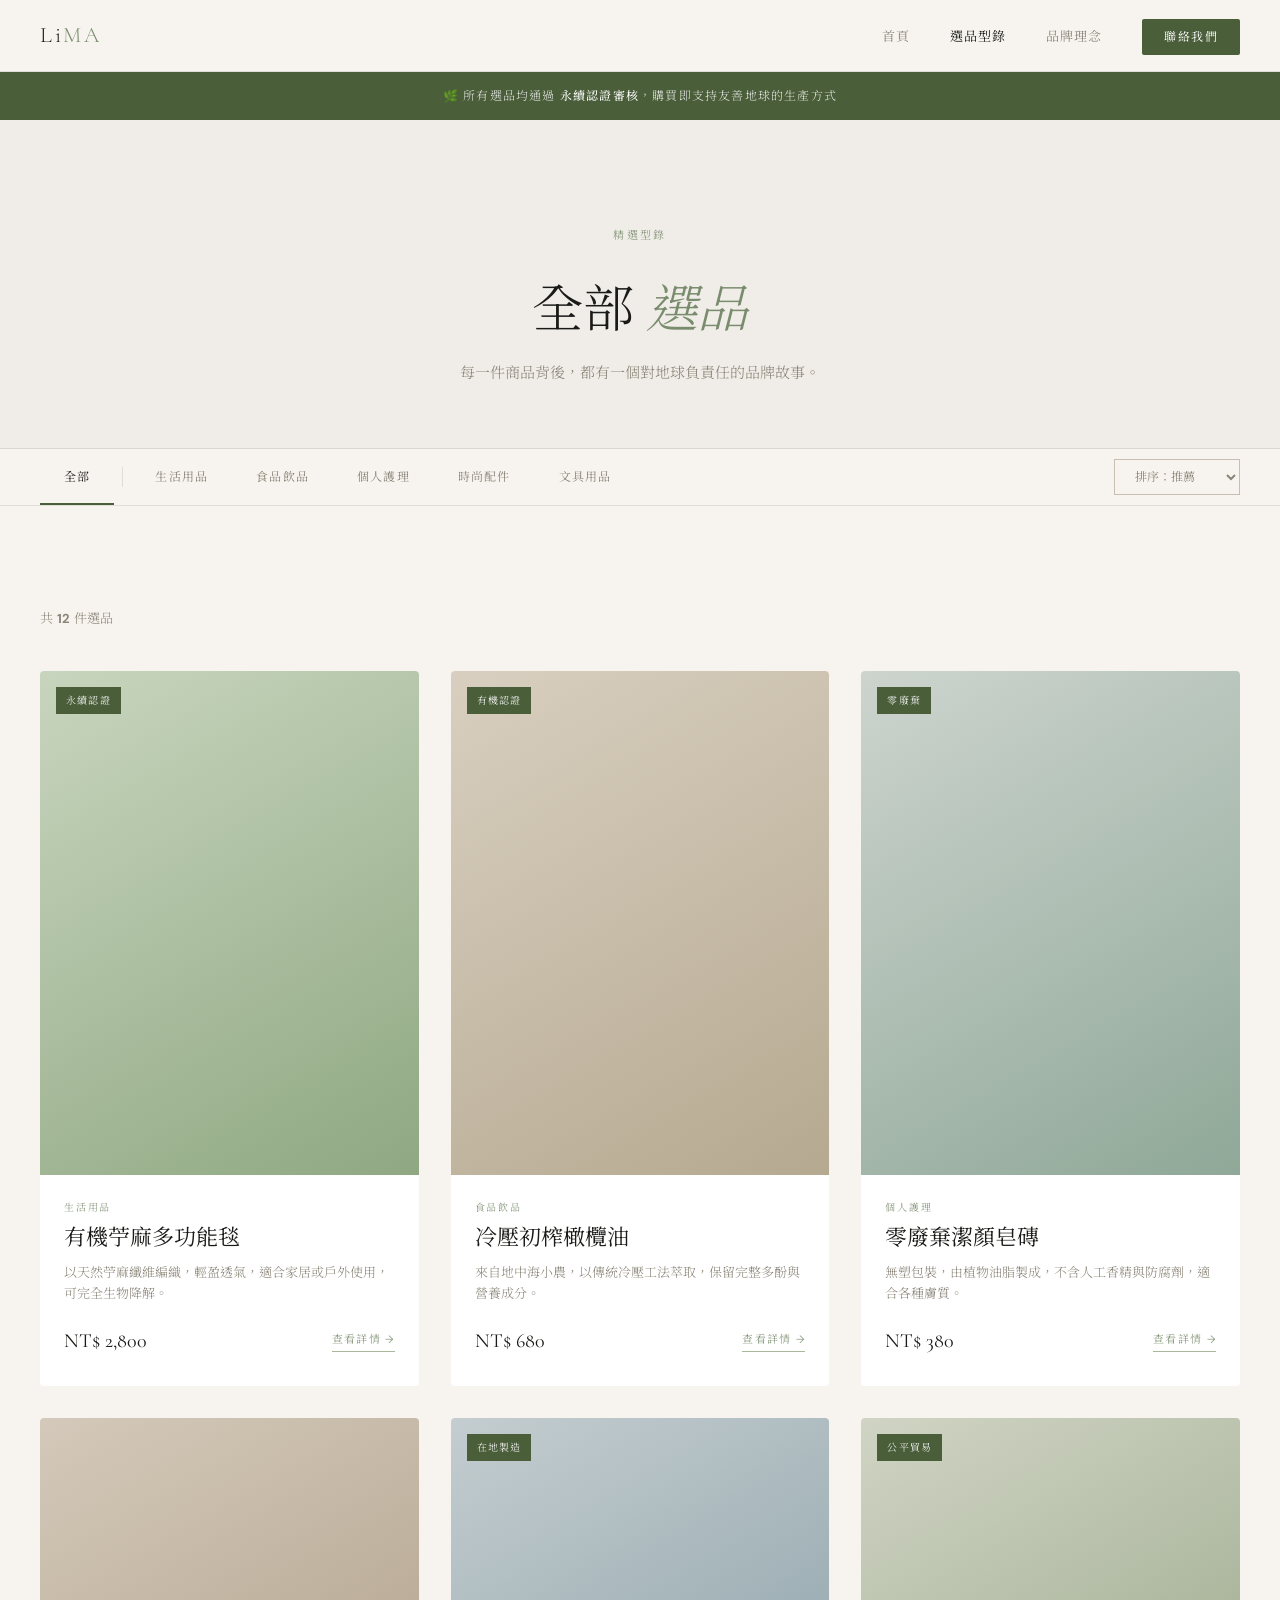
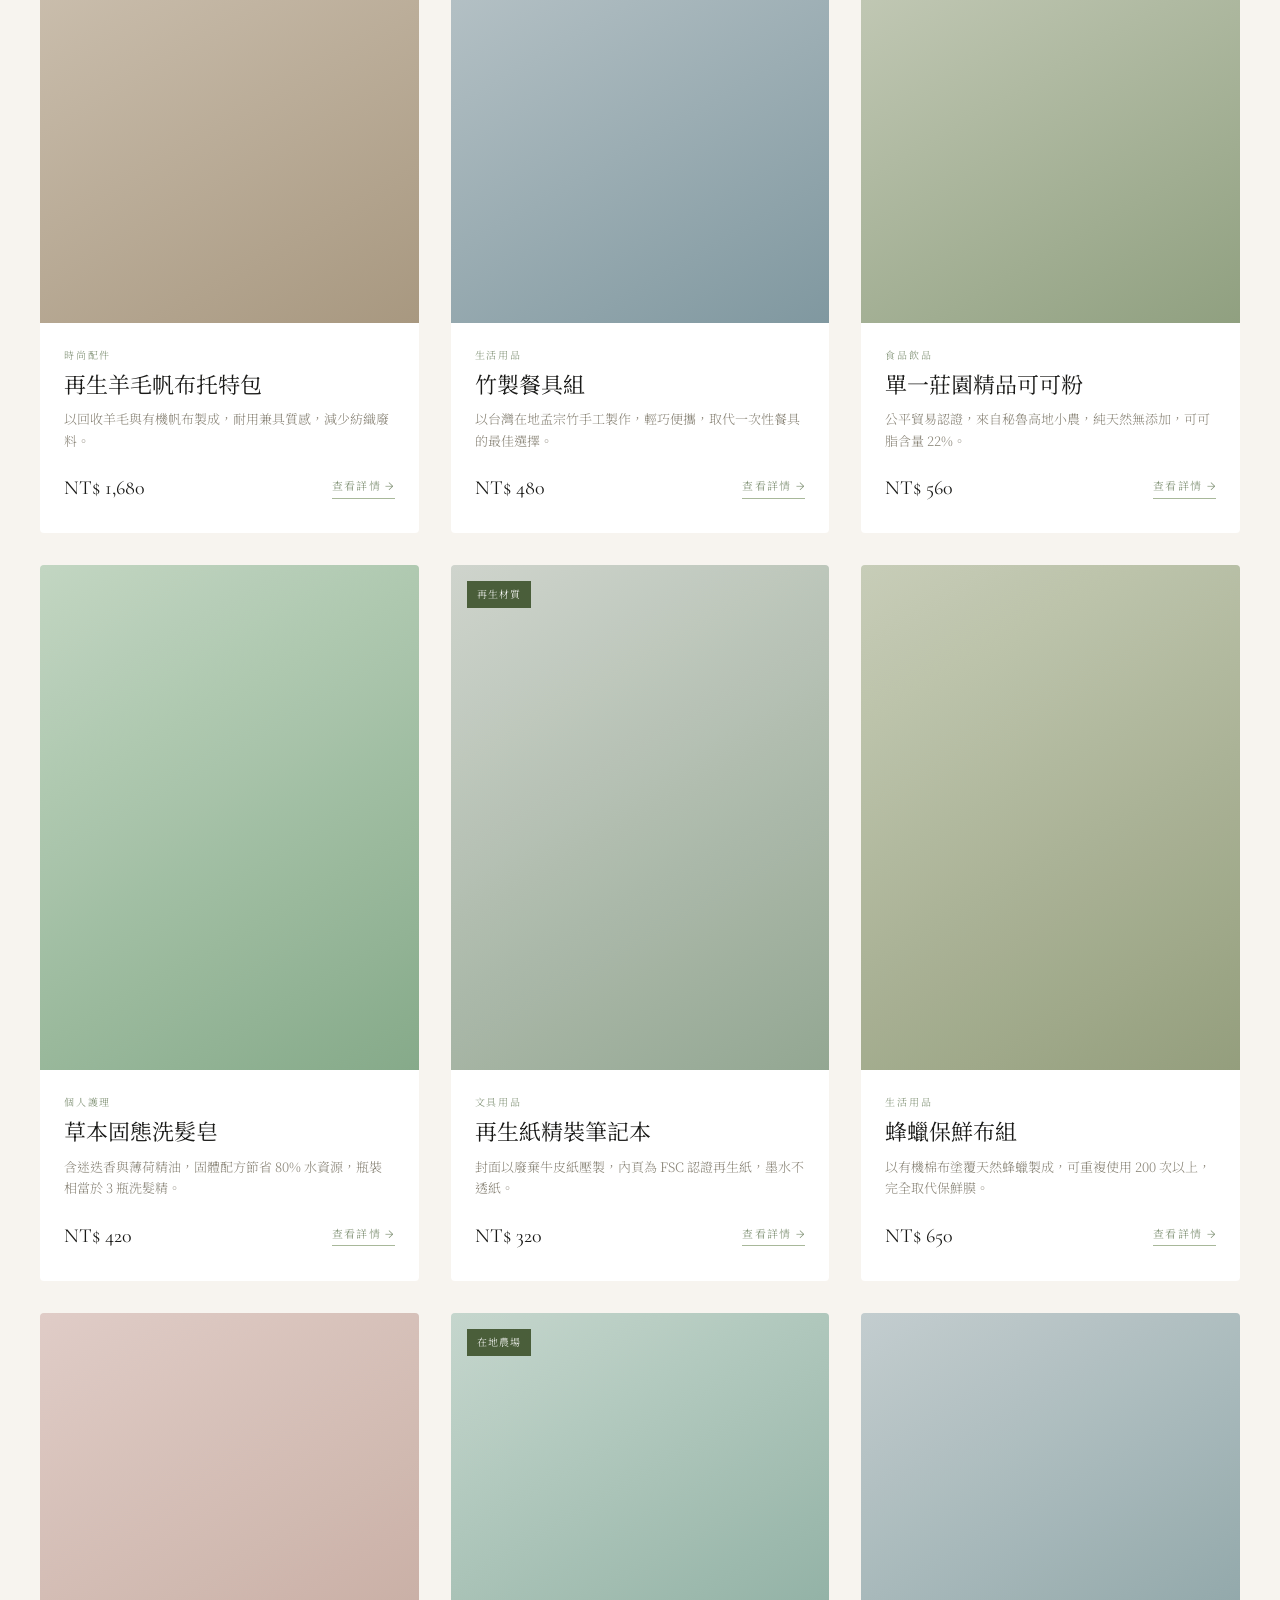
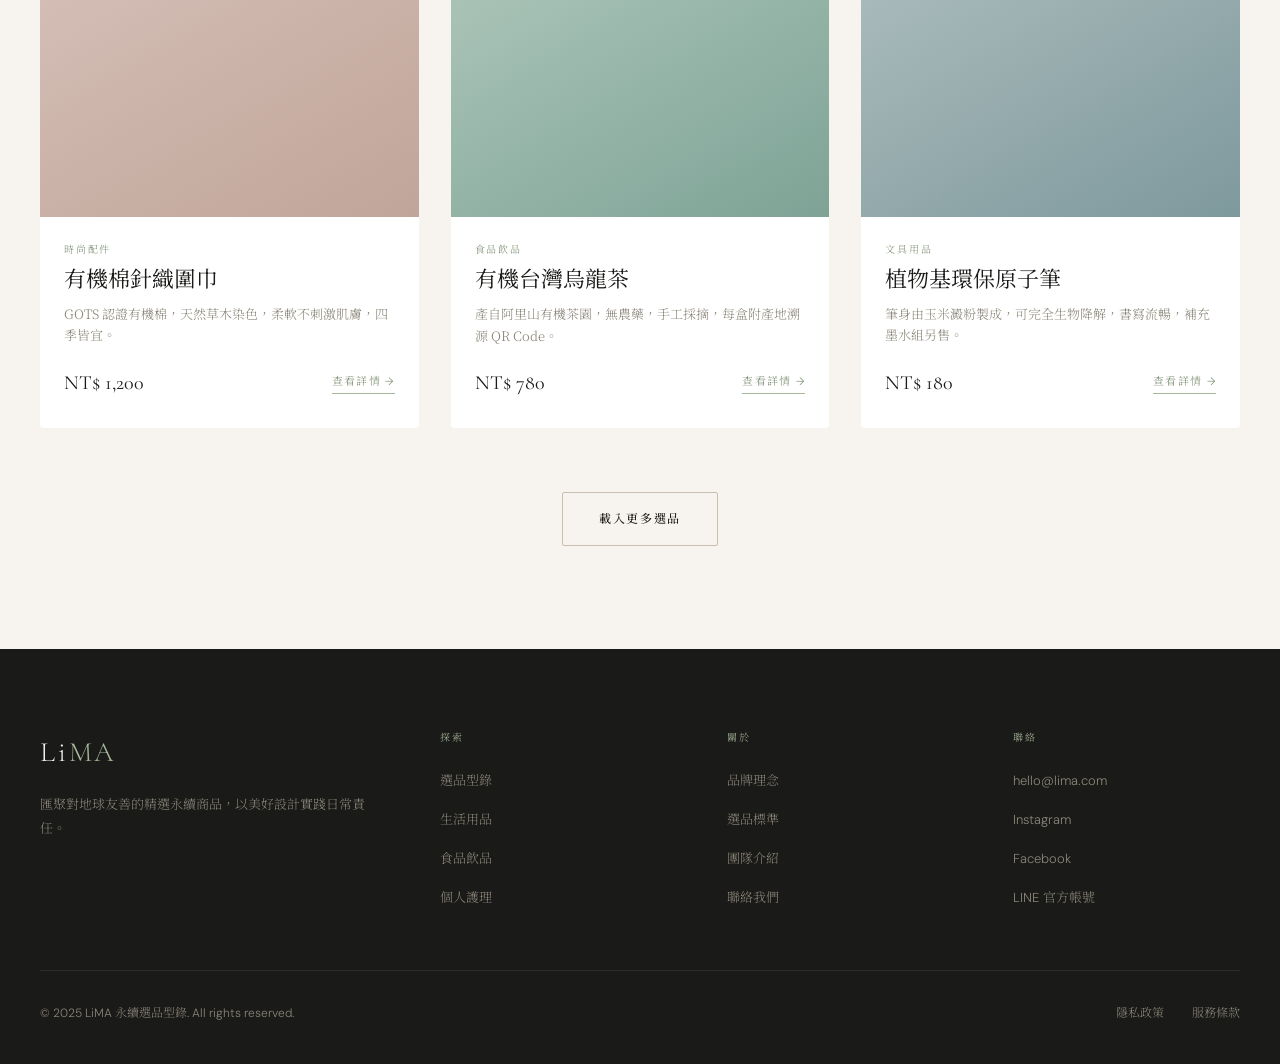
<file: catalog.html>
<!DOCTYPE html>
<html lang="zh-TW">
<head>
  <meta charset="UTF-8" />
  <meta name="viewport" content="width=device-width, initial-scale=1.0" />
  <title>選品型錄 — LiMA 永續選品</title>
  <meta name="description" content="LiMA 精選永續商品型錄，涵蓋生活用品、食品、個人護理、時尚配件。" />
  <link rel="stylesheet" href="style.css" />
  <style>
    .catalog-header {
      background: var(--warm-grey);
      padding: clamp(60px, 8vw, 100px) 0 clamp(40px, 5vw, 64px);
      text-align: center;
      border-bottom: 1px solid var(--border);
    }

    .filter-bar {
      position: sticky;
      top: var(--nav-h);
      background: rgba(247,244,239,0.95);
      backdrop-filter: blur(12px);
      border-bottom: 1px solid var(--border);
      z-index: 50;
      padding: 0;
    }
    .filter-bar__inner {
      max-width: var(--max-w);
      margin: 0 auto;
      padding: 0 40px;
      display: flex;
      align-items: center;
      gap: 0;
      overflow-x: auto;
    }
    .filter-btn {
      padding: 18px 24px;
      font-size: 12px;
      letter-spacing: 0.1em;
      text-transform: uppercase;
      color: var(--stone);
      border: none;
      background: none;
      cursor: pointer;
      white-space: nowrap;
      border-bottom: 2px solid transparent;
      transition: all 0.25s;
      font-family: var(--font-body);
    }
    .filter-btn:hover { color: var(--ink); }
    .filter-btn.active { color: var(--ink); border-bottom-color: var(--accent); }

    .filter-divider {
      width: 1px;
      height: 20px;
      background: var(--border);
      margin: 0 8px;
    }

    .sort-select {
      margin-left: auto;
      padding: 8px 16px;
      border: 1px solid var(--sand);
      background: transparent;
      font-size: 12px;
      color: var(--stone);
      font-family: var(--font-body);
      cursor: pointer;
      outline: none;
    }

    .catalog-grid {
      display: grid;
      grid-template-columns: repeat(3, 1fr);
      gap: 32px;
    }

    .catalog-count {
      font-size: 13px;
      color: var(--stone);
      margin-bottom: 40px;
    }

    .load-more {
      text-align: center;
      margin-top: 64px;
    }

    .sustainability-bar {
      background: var(--accent);
      padding: 14px 0;
      text-align: center;
    }
    .sustainability-bar p {
      font-size: 12px;
      letter-spacing: 0.1em;
      color: rgba(255,255,255,0.85);
    }
    .sustainability-bar span { color: var(--white); font-weight: 500; }

    /* Product placeholder colors */
    .p-img-1 { background: linear-gradient(150deg,#c8d5be 0%,#8fa882 100%); }
    .p-img-2 { background: linear-gradient(150deg,#d9cfc0 0%,#b5a990 100%); }
    .p-img-3 { background: linear-gradient(150deg,#cdd4ce 0%,#8fa898 100%); }
    .p-img-4 { background: linear-gradient(150deg,#d4c9ba 0%,#a89880 100%); }
    .p-img-5 { background: linear-gradient(150deg,#c4cdd0 0%,#8098a0 100%); }
    .p-img-6 { background: linear-gradient(150deg,#d0d4c4 0%,#90a080 100%); }

    @media (max-width: 900px) {
      .catalog-grid { grid-template-columns: repeat(2, 1fr); }
      .filter-bar__inner { padding: 0 20px; }
    }
    @media (max-width: 600px) {
      .catalog-grid { grid-template-columns: 1fr; }
    }
  </style>
</head>
<body>

<!-- NAV -->
<nav class="nav">
  <div class="nav__inner">
    <a href="index.html" class="nav__logo">Li<span>MA</span></a>
    <ul class="nav__links">
      <li><a href="index.html">首頁</a></li>
      <li><a href="catalog.html" class="active">選品型錄</a></li>
      <li><a href="about.html">品牌理念</a></li>
      <li><a href="contact.html" class="nav__cta">聯絡我們</a></li>
    </ul>
    <div class="nav__hamburger"><span></span><span></span><span></span></div>
  </div>
</nav>

<!-- SUSTAINABILITY BAR -->
<div class="sustainability-bar" style="margin-top:var(--nav-h);">
  <p>🌿 所有選品均通過 <span>永續認證審核</span>，購買即支持友善地球的生產方式</p>
</div>

<div class="page" style="padding-top:0;">

  <!-- CATALOG HEADER -->
  <div class="catalog-header">
    <div class="container">
      <span class="section-eyebrow">精選型錄</span>
      <h1 class="section-title" style="margin-top:16px;">全部 <em>選品</em></h1>
      <p class="section-subtitle">每一件商品背後，都有一個對地球負責任的品牌故事。</p>
    </div>
  </div>

  <!-- FILTER BAR -->
  <div class="filter-bar">
    <div class="filter-bar__inner">
      <button class="filter-btn active" onclick="filterProducts('all', this)">全部</button>
      <div class="filter-divider"></div>
      <button class="filter-btn" onclick="filterProducts('生活用品', this)">生活用品</button>
      <button class="filter-btn" onclick="filterProducts('食品', this)">食品飲品</button>
      <button class="filter-btn" onclick="filterProducts('個人護理', this)">個人護理</button>
      <button class="filter-btn" onclick="filterProducts('時尚配件', this)">時尚配件</button>
      <button class="filter-btn" onclick="filterProducts('文具', this)">文具用品</button>
      <select class="sort-select">
        <option>排序：推薦</option>
        <option>價格由低到高</option>
        <option>價格由高到低</option>
        <option>最新上架</option>
      </select>
    </div>
  </div>

  <!-- CATALOG GRID -->
  <section class="section">
    <div class="container">
      <p class="catalog-count" id="count">共 <strong>12</strong> 件選品</p>
      <div class="catalog-grid" id="productGrid">

        <!-- Product 1 -->
        <div class="product-card fade-in" data-category="生活用品">
          <div class="product-card__image">
            <div class="img-placeholder p-img-1" style="height:100%;"></div>
            <div class="product-card__badge">永續認證</div>
          </div>
          <div class="product-card__body">
            <p class="product-card__category">生活用品</p>
            <h3 class="product-card__name">有機苧麻多功能毯</h3>
            <p class="product-card__desc">以天然苧麻纖維編織，輕盈透氣，適合家居或戶外使用，可完全生物降解。</p>
            <div class="product-card__footer">
              <span class="product-card__price">NT$ 2,800</span>
              <a href="product.html" class="product-card__link">查看詳情 →</a>
            </div>
          </div>
        </div>

        <!-- Product 2 -->
        <div class="product-card fade-in" data-category="食品">
          <div class="product-card__image">
            <div class="img-placeholder p-img-2" style="height:100%;"></div>
            <div class="product-card__badge">有機認證</div>
          </div>
          <div class="product-card__body">
            <p class="product-card__category">食品飲品</p>
            <h3 class="product-card__name">冷壓初榨橄欖油</h3>
            <p class="product-card__desc">來自地中海小農，以傳統冷壓工法萃取，保留完整多酚與營養成分。</p>
            <div class="product-card__footer">
              <span class="product-card__price">NT$ 680</span>
              <a href="product.html" class="product-card__link">查看詳情 →</a>
            </div>
          </div>
        </div>

        <!-- Product 3 -->
        <div class="product-card fade-in" data-category="個人護理">
          <div class="product-card__image">
            <div class="img-placeholder p-img-3" style="height:100%;"></div>
            <div class="product-card__badge">零廢棄</div>
          </div>
          <div class="product-card__body">
            <p class="product-card__category">個人護理</p>
            <h3 class="product-card__name">零廢棄潔顏皂磚</h3>
            <p class="product-card__desc">無塑包裝，由植物油脂製成，不含人工香精與防腐劑，適合各種膚質。</p>
            <div class="product-card__footer">
              <span class="product-card__price">NT$ 380</span>
              <a href="product.html" class="product-card__link">查看詳情 →</a>
            </div>
          </div>
        </div>

        <!-- Product 4 -->
        <div class="product-card fade-in" data-category="時尚配件">
          <div class="product-card__image">
            <div class="img-placeholder p-img-4" style="height:100%;"></div>
          </div>
          <div class="product-card__body">
            <p class="product-card__category">時尚配件</p>
            <h3 class="product-card__name">再生羊毛帆布托特包</h3>
            <p class="product-card__desc">以回收羊毛與有機帆布製成，耐用兼具質感，減少紡織廢料。</p>
            <div class="product-card__footer">
              <span class="product-card__price">NT$ 1,680</span>
              <a href="product.html" class="product-card__link">查看詳情 →</a>
            </div>
          </div>
        </div>

        <!-- Product 5 -->
        <div class="product-card fade-in" data-category="生活用品">
          <div class="product-card__image">
            <div class="img-placeholder p-img-5" style="height:100%;"></div>
            <div class="product-card__badge">在地製造</div>
          </div>
          <div class="product-card__body">
            <p class="product-card__category">生活用品</p>
            <h3 class="product-card__name">竹製餐具組</h3>
            <p class="product-card__desc">以台灣在地孟宗竹手工製作，輕巧便攜，取代一次性餐具的最佳選擇。</p>
            <div class="product-card__footer">
              <span class="product-card__price">NT$ 480</span>
              <a href="product.html" class="product-card__link">查看詳情 →</a>
            </div>
          </div>
        </div>

        <!-- Product 6 -->
        <div class="product-card fade-in" data-category="食品">
          <div class="product-card__image">
            <div class="img-placeholder p-img-6" style="height:100%;"></div>
            <div class="product-card__badge">公平貿易</div>
          </div>
          <div class="product-card__body">
            <p class="product-card__category">食品飲品</p>
            <h3 class="product-card__name">單一莊園精品可可粉</h3>
            <p class="product-card__desc">公平貿易認證，來自秘魯高地小農，純天然無添加，可可脂含量 22%。</p>
            <div class="product-card__footer">
              <span class="product-card__price">NT$ 560</span>
              <a href="product.html" class="product-card__link">查看詳情 →</a>
            </div>
          </div>
        </div>

        <!-- Product 7 -->
        <div class="product-card fade-in" data-category="個人護理">
          <div class="product-card__image">
            <div class="img-placeholder p-img-1" style="height:100%;filter:hue-rotate(20deg);"></div>
          </div>
          <div class="product-card__body">
            <p class="product-card__category">個人護理</p>
            <h3 class="product-card__name">草本固態洗髮皂</h3>
            <p class="product-card__desc">含迷迭香與薄荷精油，固體配方節省 80% 水資源，瓶裝相當於 3 瓶洗髮精。</p>
            <div class="product-card__footer">
              <span class="product-card__price">NT$ 420</span>
              <a href="product.html" class="product-card__link">查看詳情 →</a>
            </div>
          </div>
        </div>

        <!-- Product 8 -->
        <div class="product-card fade-in" data-category="文具">
          <div class="product-card__image">
            <div class="img-placeholder p-img-3" style="height:100%;filter:hue-rotate(-20deg);"></div>
            <div class="product-card__badge">再生材質</div>
          </div>
          <div class="product-card__body">
            <p class="product-card__category">文具用品</p>
            <h3 class="product-card__name">再生紙精裝筆記本</h3>
            <p class="product-card__desc">封面以廢棄牛皮紙壓製，內頁為 FSC 認證再生紙，墨水不透紙。</p>
            <div class="product-card__footer">
              <span class="product-card__price">NT$ 320</span>
              <a href="product.html" class="product-card__link">查看詳情 →</a>
            </div>
          </div>
        </div>

        <!-- Product 9 -->
        <div class="product-card fade-in" data-category="生活用品">
          <div class="product-card__image">
            <div class="img-placeholder p-img-4" style="height:100%;filter:hue-rotate(40deg);"></div>
          </div>
          <div class="product-card__body">
            <p class="product-card__category">生活用品</p>
            <h3 class="product-card__name">蜂蠟保鮮布組</h3>
            <p class="product-card__desc">以有機棉布塗覆天然蜂蠟製成，可重複使用 200 次以上，完全取代保鮮膜。</p>
            <div class="product-card__footer">
              <span class="product-card__price">NT$ 650</span>
              <a href="product.html" class="product-card__link">查看詳情 →</a>
            </div>
          </div>
        </div>

        <!-- Product 10 -->
        <div class="product-card fade-in" data-category="時尚配件">
          <div class="product-card__image">
            <div class="img-placeholder p-img-2" style="height:100%;filter:hue-rotate(-30deg);"></div>
          </div>
          <div class="product-card__body">
            <p class="product-card__category">時尚配件</p>
            <h3 class="product-card__name">有機棉針織圍巾</h3>
            <p class="product-card__desc">GOTS 認證有機棉，天然草木染色，柔軟不刺激肌膚，四季皆宜。</p>
            <div class="product-card__footer">
              <span class="product-card__price">NT$ 1,200</span>
              <a href="product.html" class="product-card__link">查看詳情 →</a>
            </div>
          </div>
        </div>

        <!-- Product 11 -->
        <div class="product-card fade-in" data-category="食品">
          <div class="product-card__image">
            <div class="img-placeholder p-img-6" style="height:100%;filter:hue-rotate(60deg);"></div>
            <div class="product-card__badge">在地農場</div>
          </div>
          <div class="product-card__body">
            <p class="product-card__category">食品飲品</p>
            <h3 class="product-card__name">有機台灣烏龍茶</h3>
            <p class="product-card__desc">產自阿里山有機茶園，無農藥，手工採摘，每盒附產地溯源 QR Code。</p>
            <div class="product-card__footer">
              <span class="product-card__price">NT$ 780</span>
              <a href="product.html" class="product-card__link">查看詳情 →</a>
            </div>
          </div>
        </div>

        <!-- Product 12 -->
        <div class="product-card fade-in" data-category="文具">
          <div class="product-card__image">
            <div class="img-placeholder p-img-5" style="height:100%;filter:hue-rotate(-10deg);"></div>
          </div>
          <div class="product-card__body">
            <p class="product-card__category">文具用品</p>
            <h3 class="product-card__name">植物基環保原子筆</h3>
            <p class="product-card__desc">筆身由玉米澱粉製成，可完全生物降解，書寫流暢，補充墨水組另售。</p>
            <div class="product-card__footer">
              <span class="product-card__price">NT$ 180</span>
              <a href="product.html" class="product-card__link">查看詳情 →</a>
            </div>
          </div>
        </div>

      </div><!-- /productGrid -->

      <div class="load-more fade-in">
        <a href="#" class="btn-outline">載入更多選品</a>
      </div>
    </div>
  </section>

</div>

<!-- FOOTER -->
<footer>
  <div class="container">
    <div class="footer__grid">
      <div>
        <div class="footer__brand-name">Li<span>MA</span></div>
        <p class="footer__brand-desc">匯聚對地球友善的精選永續商品，以美好設計實踐日常責任。</p>
      </div>
      <div>
        <p class="footer__col-title">探索</p>
        <ul class="footer__col-links">
          <li><a href="catalog.html">選品型錄</a></li>
          <li><a href="catalog.html">生活用品</a></li>
          <li><a href="catalog.html">食品飲品</a></li>
          <li><a href="catalog.html">個人護理</a></li>
        </ul>
      </div>
      <div>
        <p class="footer__col-title">關於</p>
        <ul class="footer__col-links">
          <li><a href="about.html">品牌理念</a></li>
          <li><a href="about.html">選品標準</a></li>
          <li><a href="about.html">團隊介紹</a></li>
          <li><a href="contact.html">聯絡我們</a></li>
        </ul>
      </div>
      <div>
        <p class="footer__col-title">聯絡</p>
        <ul class="footer__col-links">
          <li><a href="mailto:hello@lima.com">hello@lima.com</a></li>
          <li><a href="#">Instagram</a></li>
          <li><a href="#">Facebook</a></li>
          <li><a href="#">LINE 官方帳號</a></li>
        </ul>
      </div>
    </div>
    <div class="footer__bottom">
      <p class="footer__copy">© 2025 LiMA 永續選品型錄. All rights reserved.</p>
      <div class="footer__bottom-links">
        <a href="#">隱私政策</a>
        <a href="#">服務條款</a>
      </div>
    </div>
  </div>
</footer>

<script src="main.js"></script>
<script>
function filterProducts(category, btn) {
  document.querySelectorAll('.filter-btn').forEach(b => b.classList.remove('active'));
  btn.classList.add('active');
  const cards = document.querySelectorAll('[data-category]');
  let visible = 0;
  cards.forEach(card => {
    if (category === 'all' || card.dataset.category === category) {
      card.style.display = '';
      visible++;
    } else {
      card.style.display = 'none';
    }
  });
  document.getElementById('count').innerHTML = `共 <strong>${visible}</strong> 件選品`;
}
</script>
</body>
</html>
</file>
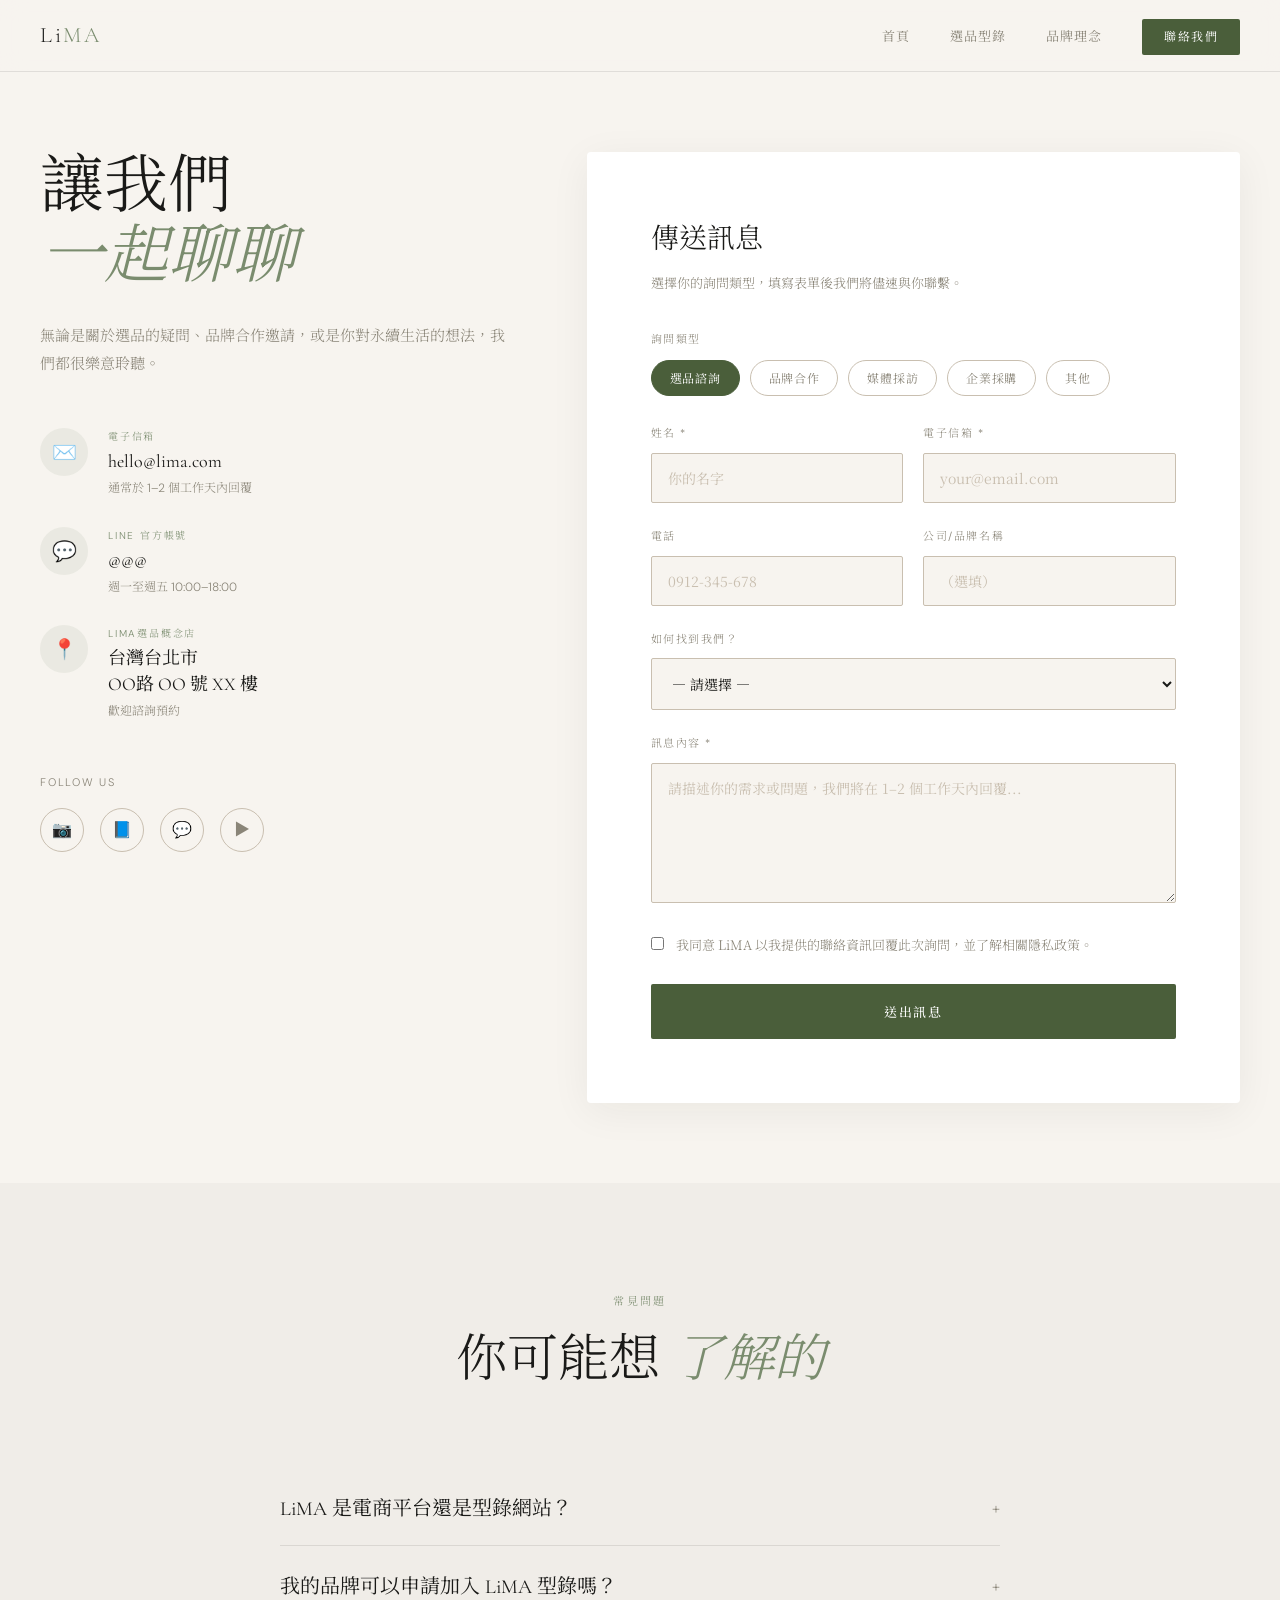
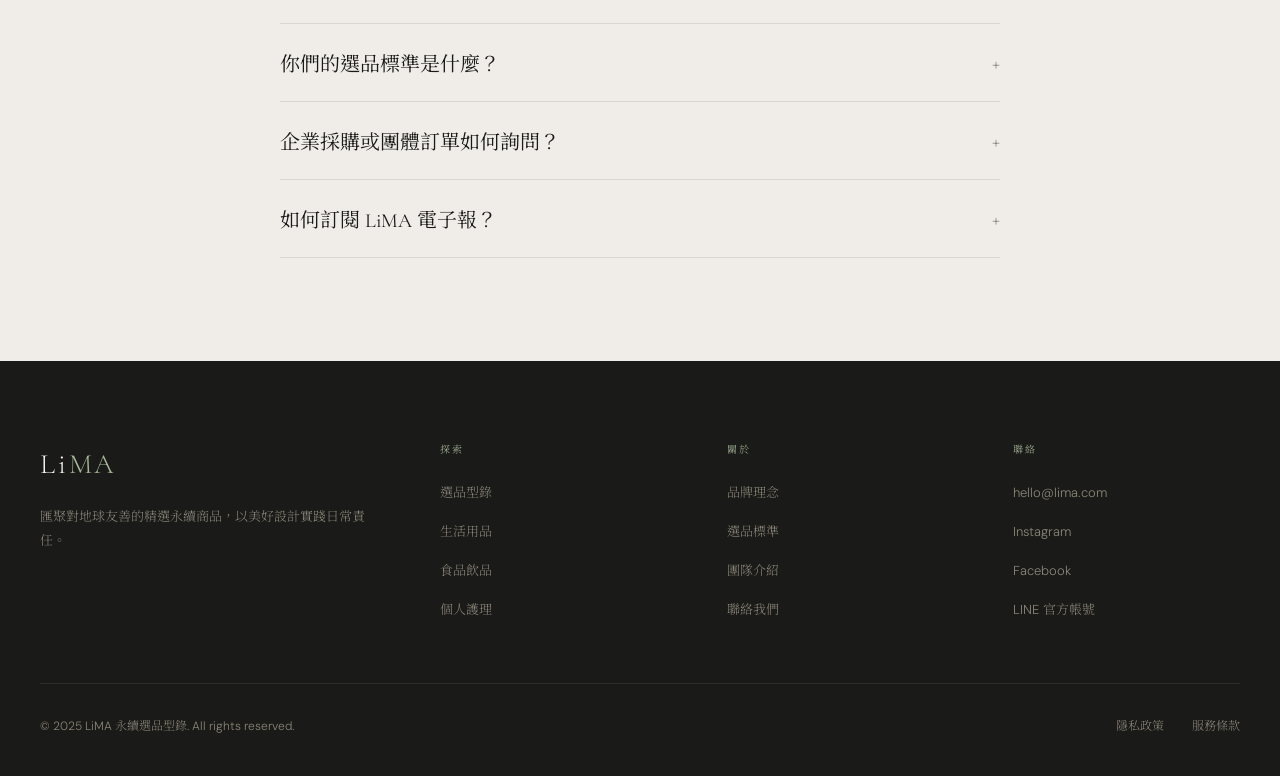
<file: contact.html>
<!DOCTYPE html>
<html lang="zh-TW">
<head>
  <meta charset="UTF-8" />
  <meta name="viewport" content="width=device-width, initial-scale=1.0" />
  <title>聯絡我們 — LiMA 永續選品</title>
  <meta name="description" content="與 LiMA 聯絡，無論是選品諮詢、品牌合作或媒體採訪，我們都很樂意聆聽。" />
  <link rel="stylesheet" href="style.css" />
  <style>
    .contact-layout {
      display: grid;
      grid-template-columns: 1fr 1.4fr;
      gap: 80px;
      align-items: start;
      padding: 80px 0;
    }

    /* LEFT INFO */
    .contact-info {}
    .contact-info__title {
      font-family: var(--font-display);
      font-size: clamp(40px, 5vw, 64px);
      font-weight: 300;
      line-height: 1.1;
      color: var(--ink);
      margin-bottom: 28px;
    }
    .contact-info__title em { font-style: italic; color: var(--sage); }
    .contact-info__desc {
      font-size: 15px;
      color: var(--stone);
      line-height: 1.85;
      font-family: var(--font-serif);
      margin-bottom: 52px;
    }

    .contact-methods {
      display: flex;
      flex-direction: column;
      gap: 28px;
      margin-bottom: 52px;
    }
    .contact-method {
      display: flex;
      align-items: flex-start;
      gap: 20px;
    }
    .contact-method__icon {
      width: 48px;
      height: 48px;
      background: rgba(122,140,110,0.1);
      border-radius: 50%;
      display: flex;
      align-items: center;
      justify-content: center;
      font-size: 20px;
      flex-shrink: 0;
    }
    .contact-method__label {
      font-size: 10px;
      letter-spacing: 0.18em;
      text-transform: uppercase;
      color: var(--sage);
      margin-bottom: 4px;
    }
    .contact-method__value {
      font-family: var(--font-display);
      font-size: 18px;
      font-weight: 400;
      color: var(--ink);
      line-height: 1.4;
    }
    .contact-method__sub {
      font-size: 12px;
      color: var(--stone);
      margin-top: 4px;
    }

    .social-links {
      display: flex;
      gap: 16px;
    }
    .social-link {
      width: 44px;
      height: 44px;
      border: 1px solid var(--sand);
      border-radius: 50%;
      display: flex;
      align-items: center;
      justify-content: center;
      font-size: 16px;
      transition: all 0.25s;
      color: var(--stone);
    }
    .social-link:hover {
      border-color: var(--accent);
      background: var(--accent);
      color: var(--white);
    }

    /* RIGHT FORM */
    .contact-form-wrap {
      background: var(--white);
      border-radius: 4px;
      padding: clamp(40px, 5vw, 64px);
      box-shadow: 0 8px 40px rgba(26,26,24,0.06);
    }

    .form-title {
      font-family: var(--font-display);
      font-size: 28px;
      font-weight: 300;
      color: var(--ink);
      margin-bottom: 8px;
    }
    .form-subtitle {
      font-size: 13px;
      color: var(--stone);
      font-family: var(--font-serif);
      margin-bottom: 36px;
    }

    .form-row {
      display: grid;
      grid-template-columns: 1fr 1fr;
      gap: 20px;
    }

    .form-group {
      margin-bottom: 24px;
    }
    .form-label {
      display: block;
      font-size: 11px;
      letter-spacing: 0.14em;
      text-transform: uppercase;
      color: var(--stone);
      margin-bottom: 10px;
    }
    .form-input,
    .form-select,
    .form-textarea {
      width: 100%;
      padding: 14px 16px;
      border: 1px solid var(--sand);
      background: var(--cream);
      color: var(--ink);
      font-size: 14px;
      font-family: var(--font-serif);
      border-radius: 2px;
      outline: none;
      transition: border-color 0.25s, background 0.25s;
    }
    .form-input:focus,
    .form-select:focus,
    .form-textarea:focus {
      border-color: var(--sage);
      background: var(--white);
    }
    .form-input::placeholder,
    .form-textarea::placeholder { color: var(--sand); }

    .form-textarea { min-height: 140px; resize: vertical; }

    .form-select { cursor: pointer; }

    .inquiry-type {
      display: flex;
      flex-wrap: wrap;
      gap: 10px;
      margin-bottom: 28px;
    }
    .inquiry-chip {
      padding: 8px 18px;
      border: 1px solid var(--sand);
      border-radius: 100px;
      font-size: 12px;
      letter-spacing: 0.06em;
      color: var(--stone);
      cursor: pointer;
      transition: all 0.22s;
      background: none;
      font-family: var(--font-body);
    }
    .inquiry-chip.active,
    .inquiry-chip:hover {
      background: var(--accent);
      border-color: var(--accent);
      color: var(--white);
    }

    .form-check {
      display: flex;
      align-items: flex-start;
      gap: 12px;
      margin-bottom: 28px;
      cursor: pointer;
    }
    .form-check input { margin-top: 2px; accent-color: var(--accent); }
    .form-check span {
      font-size: 13px;
      color: var(--stone);
      font-family: var(--font-serif);
      line-height: 1.6;
    }

    .form-submit {
      width: 100%;
      padding: 18px;
      background: var(--accent);
      color: var(--white);
      border: none;
      font-size: 13px;
      letter-spacing: 0.14em;
      text-transform: uppercase;
      font-weight: 500;
      cursor: pointer;
      border-radius: 2px;
      transition: background 0.25s, transform 0.25s;
      font-family: var(--font-body);
    }
    .form-submit:hover { background: var(--ink); transform: translateY(-1px); }

    .success-msg {
      display: none;
      text-align: center;
      padding: 40px 0;
    }
    .success-msg__icon { font-size: 48px; margin-bottom: 16px; }
    .success-msg__title {
      font-family: var(--font-display);
      font-size: 28px;
      color: var(--ink);
      margin-bottom: 10px;
    }
    .success-msg__sub { font-size: 14px; color: var(--stone); font-family: var(--font-serif); }

    /* FAQ */
    .faq-list { max-width: 720px; margin: 0 auto; }
    .faq-item {
      border-bottom: 1px solid var(--border);
    }
    .faq-q {
      width: 100%;
      text-align: left;
      padding: 24px 0;
      background: none;
      border: none;
      cursor: pointer;
      display: flex;
      align-items: center;
      justify-content: space-between;
      font-family: var(--font-display);
      font-size: 20px;
      font-weight: 400;
      color: var(--ink);
      gap: 20px;
    }
    .faq-q:hover { color: var(--sage); }
    .faq-toggle {
      font-size: 20px;
      color: var(--stone);
      transition: transform 0.3s;
      flex-shrink: 0;
    }
    .faq-item.open .faq-toggle { transform: rotate(45deg); color: var(--sage); }
    .faq-a {
      max-height: 0;
      overflow: hidden;
      transition: max-height 0.4s ease, padding 0.3s;
    }
    .faq-item.open .faq-a { max-height: 300px; padding-bottom: 24px; }
    .faq-a p {
      font-size: 14px;
      color: var(--stone);
      line-height: 1.8;
      font-family: var(--font-serif);
    }

    @media (max-width: 900px) {
      .contact-layout { grid-template-columns: 1fr; gap: 48px; }
    }
    @media (max-width: 600px) {
      .form-row { grid-template-columns: 1fr; }
      .contact-form-wrap { padding: 32px 24px; }
    }
  </style>
</head>
<body>

<!-- NAV -->
<nav class="nav">
  <div class="nav__inner">
    <a href="index.html" class="nav__logo">Li<span>MA</span></a>
    <ul class="nav__links">
      <li><a href="index.html">首頁</a></li>
      <li><a href="catalog.html">選品型錄</a></li>
      <li><a href="about.html">品牌理念</a></li>
      <li><a href="contact.html" class="nav__cta active">聯絡我們</a></li>
    </ul>
    <div class="nav__hamburger"><span></span><span></span><span></span></div>
  </div>
</nav>

<div class="page">
  <div class="container">
    <div class="contact-layout">

      <!-- LEFT -->
      <div class="contact-info fade-in">
        <h1 class="contact-info__title">
          讓我們<br><em>一起聊聊</em>
        </h1>
        <p class="contact-info__desc">
          無論是關於選品的疑問、品牌合作邀請，或是你對永續生活的想法，我們都很樂意聆聽。
        </p>

        <div class="contact-methods">
          <div class="contact-method">
            <div class="contact-method__icon">✉️</div>
            <div>
              <p class="contact-method__label">電子信箱</p>
              <p class="contact-method__value">hello@lima.com</p>
              <p class="contact-method__sub">通常於 1–2 個工作天內回覆</p>
            </div>
          </div>
          <div class="contact-method">
            <div class="contact-method__icon">💬</div>
            <div>
              <p class="contact-method__label">LINE 官方帳號</p>
              <p class="contact-method__value">@@@</p>
              <p class="contact-method__sub">週一至週五 10:00–18:00</p>
            </div>
          </div>
          <div class="contact-method">
            <div class="contact-method__icon">📍</div>
            <div>
              <p class="contact-method__label">LiMA選品概念店</p>
              <p class="contact-method__value">台灣台北市<br>OO路 OO 號 XX 樓</p>
              <p class="contact-method__sub">歡迎諮詢預約</p>
            </div>
          </div>
        </div>

        <p style="font-size:11px;letter-spacing:0.16em;text-transform:uppercase;color:var(--stone);margin-bottom:16px;">Follow Us</p>
        <div class="social-links">
          <a href="#" class="social-link" title="Instagram">📷</a>
          <a href="#" class="social-link" title="Facebook">📘</a>
          <a href="#" class="social-link" title="LINE">💬</a>
          <a href="#" class="social-link" title="YouTube">▶️</a>
        </div>
      </div>

      <!-- RIGHT FORM -->
      <div class="contact-form-wrap fade-in">
        <div id="formContent">
          <h2 class="form-title">傳送訊息</h2>
          <p class="form-subtitle">選擇你的詢問類型，填寫表單後我們將儘速與你聯繫。</p>

          <p class="form-label" style="margin-bottom:12px;">詢問類型</p>
          <div class="inquiry-type">
            <button class="inquiry-chip active" onclick="selectChip(this)">選品諮詢</button>
            <button class="inquiry-chip" onclick="selectChip(this)">品牌合作</button>
            <button class="inquiry-chip" onclick="selectChip(this)">媒體採訪</button>
            <button class="inquiry-chip" onclick="selectChip(this)">企業採購</button>
            <button class="inquiry-chip" onclick="selectChip(this)">其他</button>
          </div>

          <div class="form-row">
            <div class="form-group">
              <label class="form-label">姓名 *</label>
              <input class="form-input" type="text" placeholder="你的名字" />
            </div>
            <div class="form-group">
              <label class="form-label">電子信箱 *</label>
              <input class="form-input" type="email" placeholder="your@email.com" />
            </div>
          </div>

          <div class="form-row">
            <div class="form-group">
              <label class="form-label">電話</label>
              <input class="form-input" type="tel" placeholder="0912-345-678" />
            </div>
            <div class="form-group">
              <label class="form-label">公司/品牌名稱</label>
              <input class="form-input" type="text" placeholder="（選填）" />
            </div>
          </div>

          <div class="form-group">
            <label class="form-label">如何找到我們？</label>
            <select class="form-select">
              <option value="">— 請選擇 —</option>
              <option>Instagram / Facebook</option>
              <option>朋友推薦</option>
              <option>Google 搜尋</option>
              <option>媒體報導</option>
              <option>活動/市集</option>
              <option>其他</option>
            </select>
          </div>

          <div class="form-group">
            <label class="form-label">訊息內容 *</label>
            <textarea class="form-textarea" placeholder="請描述你的需求或問題，我們將在 1–2 個工作天內回覆..."></textarea>
          </div>

          <label class="form-check">
            <input type="checkbox" />
            <span>我同意 LiMA 以我提供的聯絡資訊回覆此次詢問，並了解相關隱私政策。</span>
          </label>

          <button class="form-submit" onclick="submitForm()">送出訊息</button>
        </div>

        <div class="success-msg" id="successMsg">
          <div class="success-msg__icon">🌿</div>
          <h3 class="success-msg__title">感謝你的訊息！</h3>
          <p class="success-msg__sub">我們已收到你的詢問，將在 1–2 個工作天內透過 Email 與你聯繫。<br>在此之前，歡迎繼續瀏覽 LiMA 選品型錄。</p>
          <div style="margin-top:32px;">
            <a href="catalog.html" class="btn-primary">瀏覽選品型錄</a>
          </div>
        </div>
      </div>

    </div>
  </div>

  <!-- FAQ -->
  <section class="section section--alt">
    <div class="container">
      <div class="section-header fade-in">
        <span class="section-eyebrow">常見問題</span>
        <h2 class="section-title">你可能想 <em>了解的</em></h2>
      </div>
      <div class="faq-list fade-in">

        <div class="faq-item">
          <button class="faq-q" onclick="toggleFaq(this)">
            LiMA 是電商平台還是型錄網站？
            <span class="faq-toggle">+</span>
          </button>
          <div class="faq-a">
            <p>LiMA 目前定位為選品型錄，我們精心策展並展示符合永續標準的商品，並引導你至各品牌官方購買管道。未來我們也在規劃整合購物功能，敬請期待。</p>
          </div>
        </div>

        <div class="faq-item">
          <button class="faq-q" onclick="toggleFaq(this)">
            我的品牌可以申請加入 LiMA 型錄嗎？
            <span class="faq-toggle">+</span>
          </button>
          <div class="faq-a">
            <p>當然可以！歡迎填寫聯絡表單選擇「品牌合作」，並簡述你的品牌故事與永續實踐。我們的選品團隊將會審核並在 5–7 個工作天內回覆。</p>
          </div>
        </div>

        <div class="faq-item">
          <button class="faq-q" onclick="toggleFaq(this)">
            你們的選品標準是什麼？
            <span class="faq-toggle">+</span>
          </button>
          <div class="faq-a">
            <p>LiMA 有四項核心選品標準：天然材質、循環設計、公平貿易、在地優先。每一件進入型錄的商品都需通過這四項審核。詳情可參考<a href="about.html#選品標準" style="color:var(--sage);">品牌理念頁面</a>。</p>
          </div>
        </div>

        <div class="faq-item">
          <button class="faq-q" onclick="toggleFaq(this)">
            企業採購或團體訂單如何詢問？
            <span class="faq-toggle">+</span>
          </button>
          <div class="faq-a">
            <p>我們歡迎企業永續禮品採購、活動選品等需求。請填寫聯絡表單選擇「企業採購」，並告知需求數量與預算，我們的專員將為你提供客製化方案。</p>
          </div>
        </div>

        <div class="faq-item">
          <button class="faq-q" onclick="toggleFaq(this)">
            如何訂閱 LiMA 電子報？
            <span class="faq-toggle">+</span>
          </button>
          <div class="faq-a">
            <p>你可以在首頁底部找到電子報訂閱欄位，輸入信箱即可訂閱。每月我們將寄送最新永續選品資訊、品牌故事與生活靈感，不定期也有限定優惠。</p>
          </div>
        </div>

      </div>
    </div>
  </section>

</div>

<!-- FOOTER -->
<footer>
  <div class="container">
    <div class="footer__grid">
      <div>
        <div class="footer__brand-name">Li<span>MA</span></div>
        <p class="footer__brand-desc">匯聚對地球友善的精選永續商品，以美好設計實踐日常責任。</p>
      </div>
      <div>
        <p class="footer__col-title">探索</p>
        <ul class="footer__col-links">
          <li><a href="catalog.html">選品型錄</a></li>
          <li><a href="catalog.html">生活用品</a></li>
          <li><a href="catalog.html">食品飲品</a></li>
          <li><a href="catalog.html">個人護理</a></li>
        </ul>
      </div>
      <div>
        <p class="footer__col-title">關於</p>
        <ul class="footer__col-links">
          <li><a href="about.html">品牌理念</a></li>
          <li><a href="about.html">選品標準</a></li>
          <li><a href="about.html">團隊介紹</a></li>
          <li><a href="contact.html">聯絡我們</a></li>
        </ul>
      </div>
      <div>
        <p class="footer__col-title">聯絡</p>
        <ul class="footer__col-links">
          <li><a href="mailto:hello@lima.com">hello@lima.com</a></li>
          <li><a href="#">Instagram</a></li>
          <li><a href="#">Facebook</a></li>
          <li><a href="#">LINE 官方帳號</a></li>
        </ul>
      </div>
    </div>
    <div class="footer__bottom">
      <p class="footer__copy">© 2025 LiMA 永續選品型錄. All rights reserved.</p>
      <div class="footer__bottom-links">
        <a href="#">隱私政策</a>
        <a href="#">服務條款</a>
      </div>
    </div>
  </div>
</footer>

<script src="main.js"></script>
<script>
function selectChip(chip) {
  document.querySelectorAll('.inquiry-chip').forEach(c => c.classList.remove('active'));
  chip.classList.add('active');
}
function submitForm() {
  document.getElementById('formContent').style.display = 'none';
  document.getElementById('successMsg').style.display = 'block';
}
function toggleFaq(btn) {
  const item = btn.closest('.faq-item');
  const isOpen = item.classList.contains('open');
  document.querySelectorAll('.faq-item').forEach(i => i.classList.remove('open'));
  if (!isOpen) item.classList.add('open');
}
</script>
</body>
</html>
</file>
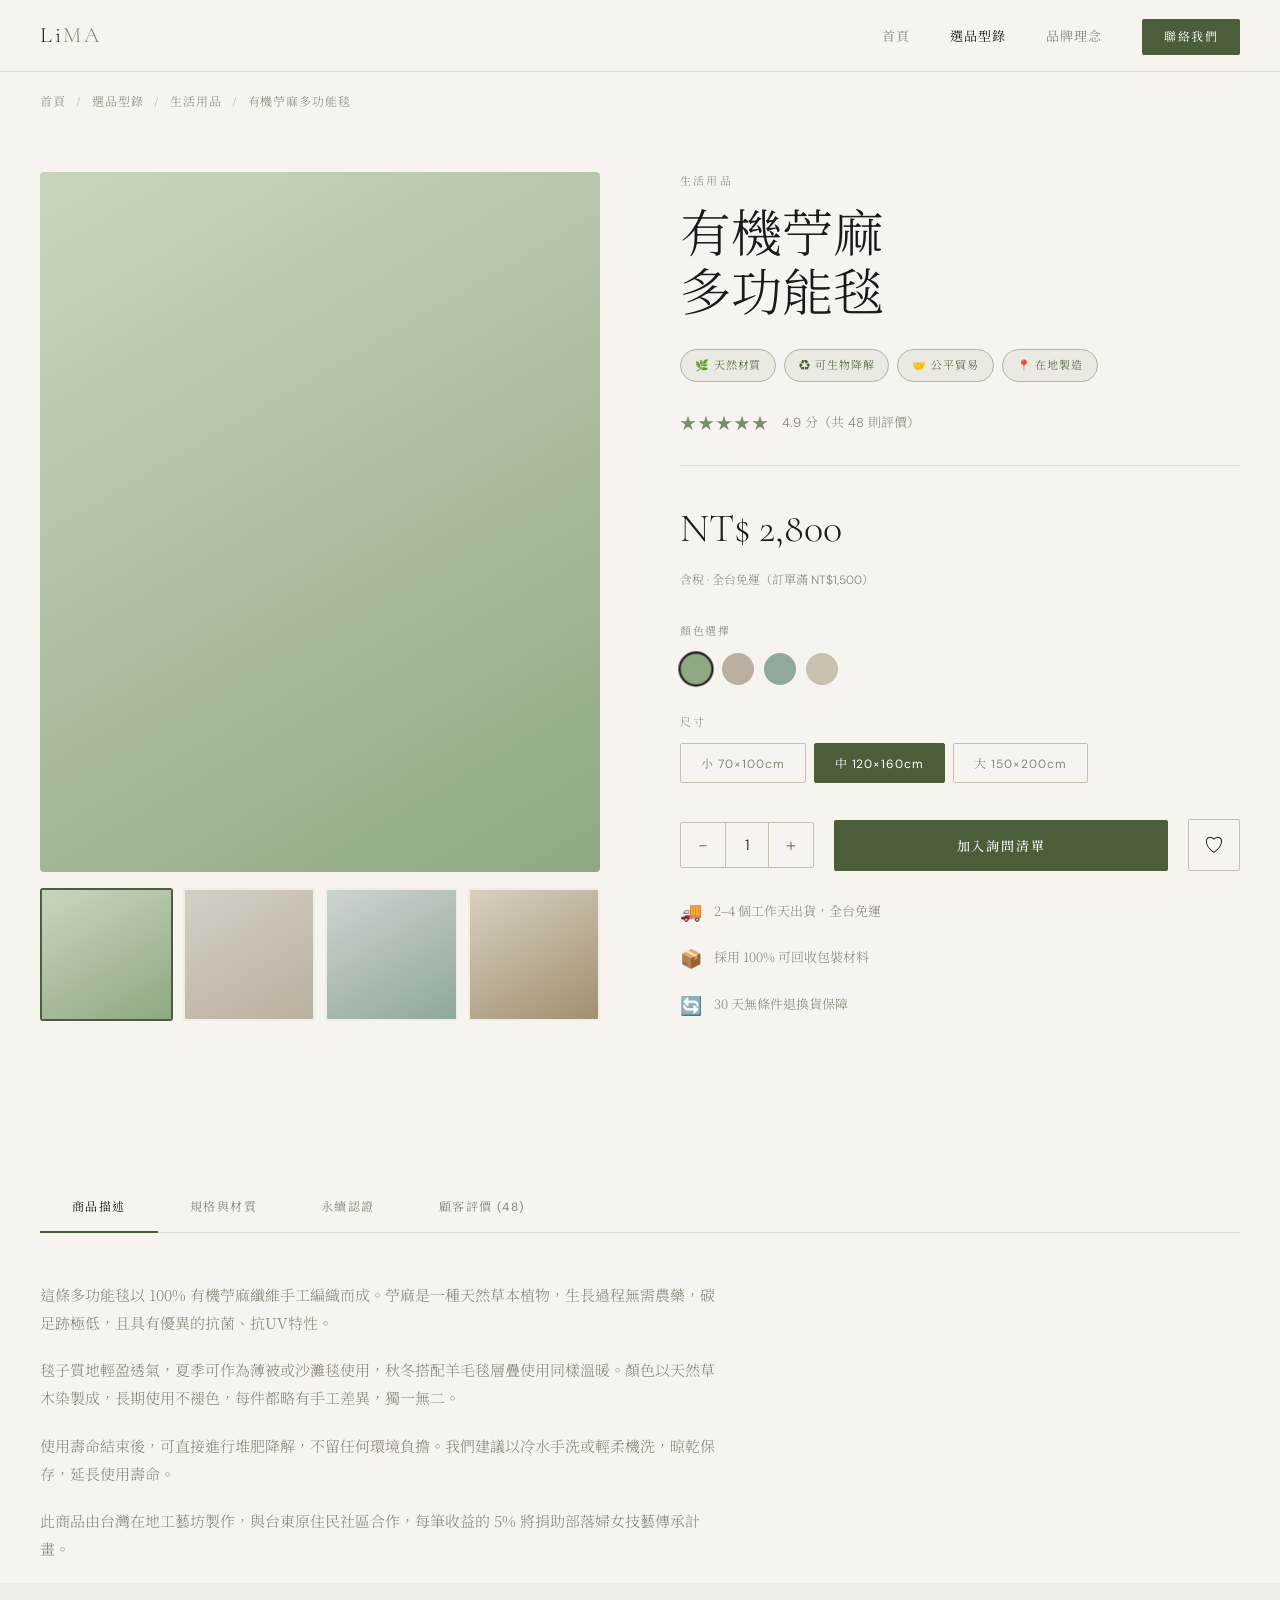
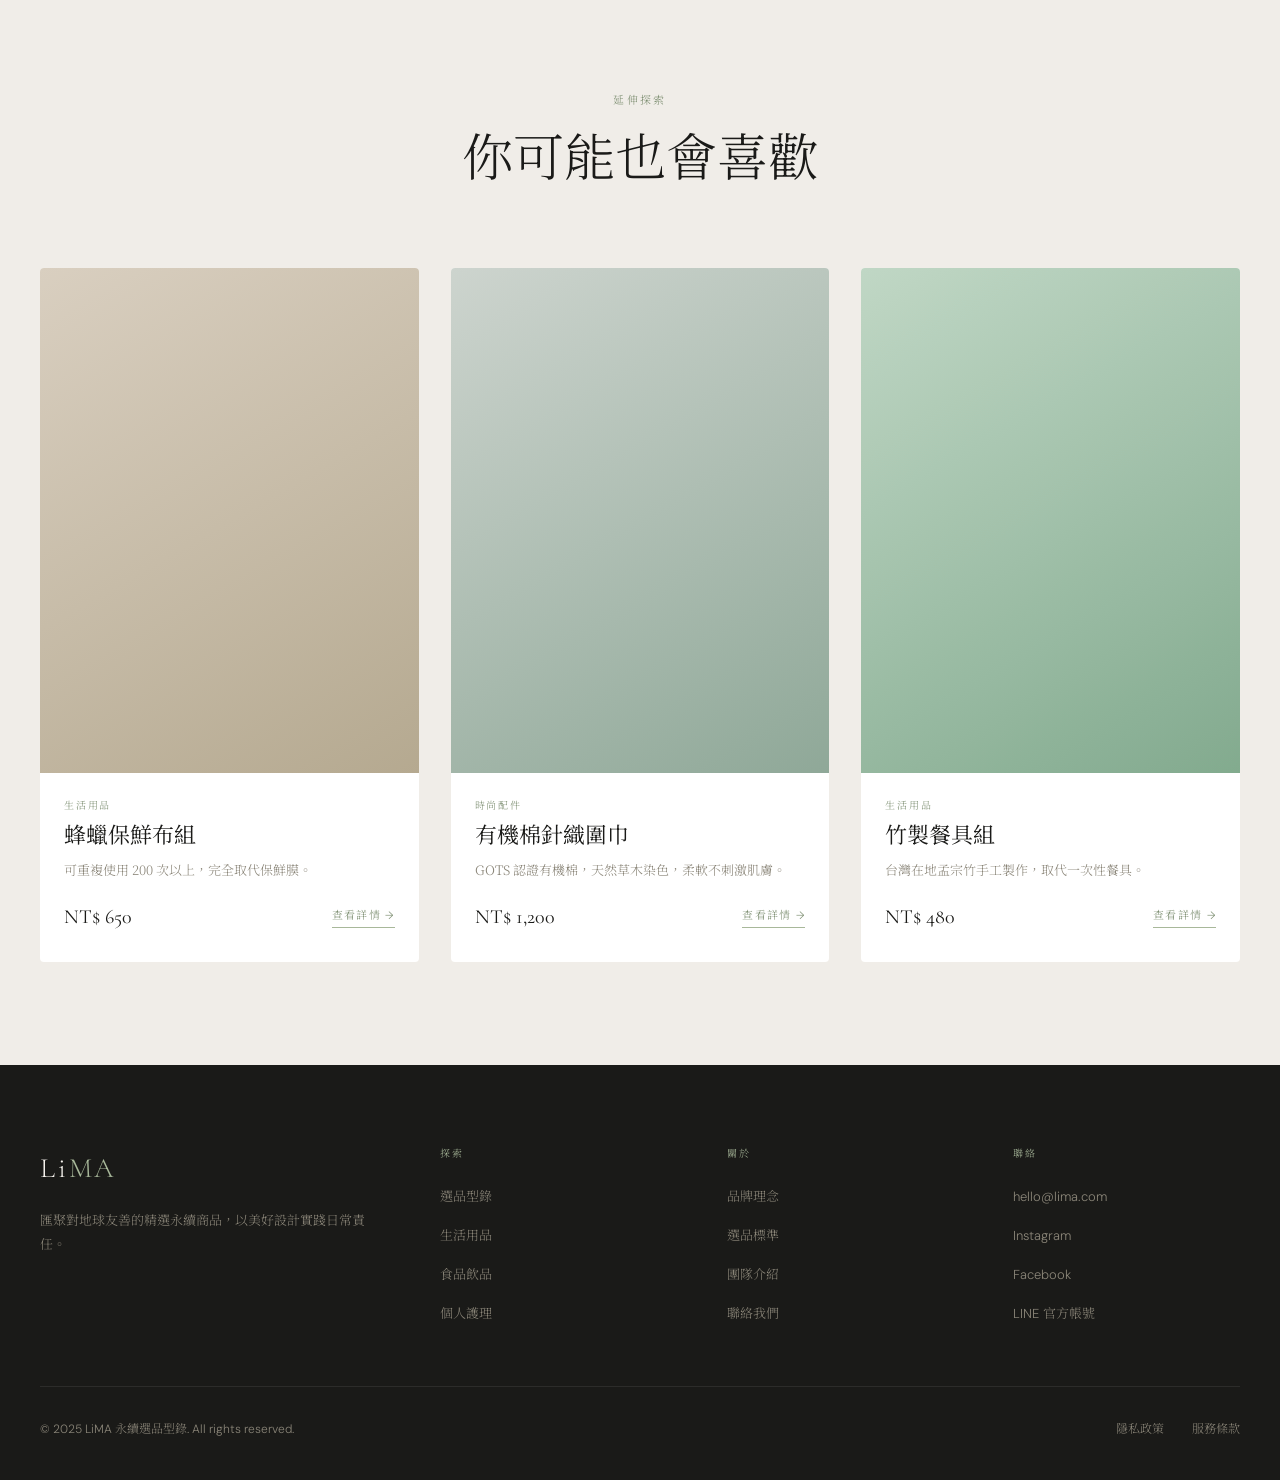
<file: product.html>
<!DOCTYPE html>
<html lang="zh-TW">
<head>
  <meta charset="UTF-8" />
  <meta name="viewport" content="width=device-width, initial-scale=1.0" />
  <title>有機苧麻多功能毯 — LiMA 永續選品</title>
  <meta name="description" content="以天然苧麻纖維編織，輕盈透氣，適合家居或戶外使用，可完全生物降解。" />
  <link rel="stylesheet" href="style.css" />
  <style>
    .breadcrumb {
      padding: 20px 0;
      font-size: 12px;
      letter-spacing: 0.08em;
      color: var(--stone);
      display: flex;
      align-items: center;
      gap: 10px;
    }
    .breadcrumb a { color: var(--stone); transition: color 0.2s; }
    .breadcrumb a:hover { color: var(--ink); }
    .breadcrumb span { color: var(--sand); }

    /* PRODUCT LAYOUT */
    .product-detail {
      display: grid;
      grid-template-columns: 1fr 1fr;
      gap: 80px;
      align-items: start;
      padding: 40px 0 80px;
    }

    /* GALLERY */
    .gallery { position: sticky; top: calc(var(--nav-h) + 24px); }
    .gallery__main {
      aspect-ratio: 4/5;
      border-radius: 4px;
      overflow: hidden;
      background: var(--warm-grey);
      margin-bottom: 16px;
      cursor: zoom-in;
    }
    .gallery__main-img {
      width: 100%;
      height: 100%;
      object-fit: cover;
      transition: transform 0.5s;
    }
    .gallery__main:hover .gallery__main-img { transform: scale(1.03); }

    .gallery__thumbs {
      display: grid;
      grid-template-columns: repeat(4, 1fr);
      gap: 10px;
    }
    .gallery__thumb {
      aspect-ratio: 1;
      border-radius: 3px;
      overflow: hidden;
      background: var(--warm-grey);
      cursor: pointer;
      border: 2px solid transparent;
      transition: border-color 0.2s;
    }
    .gallery__thumb.active { border-color: var(--accent); }
    .gallery__thumb div { width: 100%; height: 100%; }

    /* PRODUCT INFO */
    .product-info { }

    .product-info__category {
      font-size: 11px;
      letter-spacing: 0.2em;
      text-transform: uppercase;
      color: var(--sage);
      margin-bottom: 16px;
    }

    .product-info__name {
      font-family: var(--font-display);
      font-size: clamp(32px, 4vw, 52px);
      font-weight: 300;
      line-height: 1.15;
      color: var(--ink);
      margin-bottom: 24px;
    }

    .product-info__tags {
      display: flex;
      flex-wrap: wrap;
      gap: 8px;
      margin-bottom: 28px;
    }

    .product-info__rating {
      display: flex;
      align-items: center;
      gap: 12px;
      margin-bottom: 28px;
      padding-bottom: 28px;
      border-bottom: 1px solid var(--border);
    }
    .stars { color: var(--sage); font-size: 16px; letter-spacing: 2px; }
    .rating-count { font-size: 13px; color: var(--stone); }

    .product-info__price {
      font-family: var(--font-display);
      font-size: 40px;
      font-weight: 300;
      color: var(--ink);
      margin-bottom: 8px;
    }
    .product-info__price-note {
      font-size: 12px;
      color: var(--stone);
      margin-bottom: 32px;
    }

    .option-label {
      font-size: 11px;
      letter-spacing: 0.14em;
      text-transform: uppercase;
      color: var(--stone);
      margin-bottom: 12px;
    }

    .color-options {
      display: flex;
      gap: 10px;
      margin-bottom: 28px;
    }
    .color-dot {
      width: 32px;
      height: 32px;
      border-radius: 50%;
      cursor: pointer;
      border: 2px solid transparent;
      transition: border-color 0.2s, transform 0.2s;
    }
    .color-dot:hover, .color-dot.active { border-color: var(--ink); transform: scale(1.1); }

    .size-options {
      display: flex;
      gap: 8px;
      margin-bottom: 36px;
      flex-wrap: wrap;
    }
    .size-btn {
      padding: 10px 20px;
      border: 1px solid var(--sand);
      background: none;
      font-size: 12px;
      letter-spacing: 0.08em;
      color: var(--stone);
      cursor: pointer;
      border-radius: 2px;
      transition: all 0.2s;
      font-family: var(--font-body);
    }
    .size-btn:hover { border-color: var(--ink); color: var(--ink); }
    .size-btn.active { background: var(--accent); border-color: var(--accent); color: var(--white); }

    .qty-row {
      display: flex;
      align-items: center;
      gap: 20px;
      margin-bottom: 24px;
    }
    .qty-control {
      display: flex;
      align-items: center;
      border: 1px solid var(--sand);
      border-radius: 2px;
    }
    .qty-btn {
      width: 44px;
      height: 44px;
      border: none;
      background: none;
      font-size: 18px;
      cursor: pointer;
      color: var(--stone);
      transition: color 0.2s;
      font-family: var(--font-body);
    }
    .qty-btn:hover { color: var(--ink); }
    .qty-val {
      width: 44px;
      text-align: center;
      font-size: 15px;
      color: var(--ink);
      border-left: 1px solid var(--sand);
      border-right: 1px solid var(--sand);
      height: 44px;
      line-height: 44px;
    }

    .add-to-cart {
      flex: 1;
      padding: 16px;
      background: var(--accent);
      color: var(--white);
      border: none;
      font-size: 13px;
      letter-spacing: 0.14em;
      text-transform: uppercase;
      font-weight: 500;
      cursor: pointer;
      border-radius: 2px;
      transition: background 0.25s;
      font-family: var(--font-body);
    }
    .add-to-cart:hover { background: var(--ink); }

    .wishlist-btn {
      width: 52px;
      height: 52px;
      border: 1px solid var(--sand);
      background: none;
      border-radius: 2px;
      font-size: 20px;
      cursor: pointer;
      transition: border-color 0.25s;
    }
    .wishlist-btn:hover { border-color: var(--ink); }

    .shipping-note {
      margin-top: 20px;
      display: flex;
      gap: 16px;
      flex-direction: column;
    }
    .shipping-item {
      display: flex;
      align-items: center;
      gap: 12px;
      font-size: 13px;
      color: var(--stone);
      font-family: var(--font-serif);
    }
    .shipping-icon { font-size: 18px; }

    /* TABS */
    .product-tabs { margin-top: 80px; }
    .tab-nav {
      display: flex;
      border-bottom: 1px solid var(--border);
      margin-bottom: 48px;
    }
    .tab-btn {
      padding: 16px 32px;
      font-size: 12px;
      letter-spacing: 0.12em;
      text-transform: uppercase;
      border: none;
      background: none;
      cursor: pointer;
      color: var(--stone);
      border-bottom: 2px solid transparent;
      margin-bottom: -1px;
      transition: all 0.25s;
      font-family: var(--font-body);
    }
    .tab-btn.active { color: var(--ink); border-bottom-color: var(--accent); }
    .tab-panel { display: none; }
    .tab-panel.active { display: block; }

    .product-desc p {
      font-size: 15px;
      color: var(--stone);
      line-height: 1.85;
      font-family: var(--font-serif);
      font-weight: 300;
      margin-bottom: 20px;
    }

    .spec-table {
      width: 100%;
      border-collapse: collapse;
    }
    .spec-table tr { border-bottom: 1px solid var(--border); }
    .spec-table td {
      padding: 16px 0;
      font-size: 14px;
      font-family: var(--font-serif);
    }
    .spec-table td:first-child {
      color: var(--stone);
      width: 40%;
      font-size: 12px;
      letter-spacing: 0.08em;
      text-transform: uppercase;
    }
    .spec-table td:last-child { color: var(--ink); }

    .cert-grid {
      display: grid;
      grid-template-columns: repeat(3, 1fr);
      gap: 20px;
    }
    .cert-item {
      padding: 24px;
      background: var(--warm-grey);
      border-radius: 4px;
      text-align: center;
    }
    .cert-icon { font-size: 32px; margin-bottom: 12px; }
    .cert-name {
      font-size: 13px;
      font-weight: 500;
      color: var(--ink);
      margin-bottom: 6px;
    }
    .cert-desc { font-size: 12px; color: var(--stone); font-family: var(--font-serif); }

    .review-item {
      padding: 28px 0;
      border-bottom: 1px solid var(--border);
    }
    .review-header {
      display: flex;
      align-items: center;
      justify-content: space-between;
      margin-bottom: 12px;
    }
    .reviewer-name { font-size: 14px; font-weight: 500; color: var(--ink); }
    .review-date { font-size: 12px; color: var(--stone); }
    .review-body { font-size: 14px; color: var(--stone); line-height: 1.75; font-family: var(--font-serif); }

    /* RELATED */
    .related-section { background: var(--warm-grey); padding: var(--section-py) 0; }

    @media (max-width: 900px) {
      .product-detail { grid-template-columns: 1fr; gap: 40px; }
      .gallery { position: static; }
      .cert-grid { grid-template-columns: 1fr 1fr; }
    }
    @media (max-width: 600px) {
      .tab-btn { padding: 12px 16px; font-size: 11px; }
      .cert-grid { grid-template-columns: 1fr; }
    }
  </style>
</head>
<body>

<!-- NAV -->
<nav class="nav">
  <div class="nav__inner">
    <a href="index.html" class="nav__logo">Li<span>MA</span></a>
    <ul class="nav__links">
      <li><a href="index.html">首頁</a></li>
      <li><a href="catalog.html" class="active">選品型錄</a></li>
      <li><a href="about.html">品牌理念</a></li>
      <li><a href="contact.html" class="nav__cta">聯絡我們</a></li>
    </ul>
    <div class="nav__hamburger"><span></span><span></span><span></span></div>
  </div>
</nav>

<div class="page">
  <div class="container">

    <!-- BREADCRUMB -->
    <div class="breadcrumb">
      <a href="index.html">首頁</a>
      <span>/</span>
      <a href="catalog.html">選品型錄</a>
      <span>/</span>
      <a href="catalog.html">生活用品</a>
      <span>/</span>
      有機苧麻多功能毯
    </div>

    <!-- PRODUCT DETAIL -->
    <div class="product-detail">

      <!-- GALLERY -->
      <div class="gallery fade-in">
        <div class="gallery__main">
          <div class="img-placeholder gallery__main-img" id="mainImg"
            style="background:linear-gradient(150deg,#c8d5be 0%,#8fa882 100%);height:100%;min-height:500px;">
          </div>
        </div>
        <div class="gallery__thumbs">
          <div class="gallery__thumb active" onclick="switchImg(this, 'linear-gradient(150deg,#c8d5be 0%,#8fa882 100%)')">
            <div style="height:100%;background:linear-gradient(150deg,#c8d5be 0%,#8fa882 100%);"></div>
          </div>
          <div class="gallery__thumb" onclick="switchImg(this, 'linear-gradient(150deg,#d4cfc4 0%,#b8b0a0 100%)')">
            <div style="height:100%;background:linear-gradient(150deg,#d4cfc4 0%,#b8b0a0 100%);"></div>
          </div>
          <div class="gallery__thumb" onclick="switchImg(this, 'linear-gradient(150deg,#cdd4ce 0%,#8fa898 100%)')">
            <div style="height:100%;background:linear-gradient(150deg,#cdd4ce 0%,#8fa898 100%);"></div>
          </div>
          <div class="gallery__thumb" onclick="switchImg(this, 'linear-gradient(150deg,#d8d0c0 0%,#a09070 100%)')">
            <div style="height:100%;background:linear-gradient(150deg,#d8d0c0 0%,#a09070 100%);"></div>
          </div>
        </div>
      </div>

      <!-- INFO -->
      <div class="product-info fade-in">
        <p class="product-info__category">生活用品</p>
        <h1 class="product-info__name">有機苧麻<br>多功能毯</h1>

        <div class="product-info__tags">
          <span class="tag tag--sage">🌿 天然材質</span>
          <span class="tag tag--sage">♻️ 可生物降解</span>
          <span class="tag tag--sage">🤝 公平貿易</span>
          <span class="tag tag--sage">📍 在地製造</span>
        </div>

        <div class="product-info__rating">
          <div class="stars">★★★★★</div>
          <span class="rating-count">4.9 分（共 48 則評價）</span>
        </div>

        <div class="product-info__price">NT$ 2,800</div>
        <p class="product-info__price-note">含稅 · 全台免運（訂單滿 NT$1,500）</p>

        <p class="option-label">顏色選擇</p>
        <div class="color-options">
          <div class="color-dot active" style="background:#8fa882;" title="自然綠" onclick="selectColor(this)"></div>
          <div class="color-dot" style="background:#b8b0a0;" title="沙漠棕" onclick="selectColor(this)"></div>
          <div class="color-dot" style="background:#8fa898;" title="薄霧藍" onclick="selectColor(this)"></div>
          <div class="color-dot" style="background:#c8c0b0;" title="杏仁白" onclick="selectColor(this)"></div>
        </div>

        <p class="option-label">尺寸</p>
        <div class="size-options">
          <button class="size-btn" onclick="selectSize(this)">小 70×100cm</button>
          <button class="size-btn active" onclick="selectSize(this)">中 120×160cm</button>
          <button class="size-btn" onclick="selectSize(this)">大 150×200cm</button>
        </div>

        <div class="qty-row">
          <div class="qty-control">
            <button class="qty-btn" onclick="changeQty(-1)">−</button>
            <div class="qty-val" id="qtyVal">1</div>
            <button class="qty-btn" onclick="changeQty(1)">+</button>
          </div>
          <button class="add-to-cart">加入詢問清單</button>
          <button class="wishlist-btn" title="收藏">♡</button>
        </div>

        <div class="shipping-note">
          <div class="shipping-item"><span class="shipping-icon">🚚</span> 2–4 個工作天出貨，全台免運</div>
          <div class="shipping-item"><span class="shipping-icon">📦</span> 採用 100% 可回收包裝材料</div>
          <div class="shipping-item"><span class="shipping-icon">🔄</span> 30 天無條件退換貨保障</div>
        </div>
      </div>
    </div>

    <!-- TABS -->
    <div class="product-tabs fade-in">
      <div class="tab-nav">
        <button class="tab-btn active" onclick="switchTab('desc', this)">商品描述</button>
        <button class="tab-btn" onclick="switchTab('spec', this)">規格與材質</button>
        <button class="tab-btn" onclick="switchTab('cert', this)">永續認證</button>
        <button class="tab-btn" onclick="switchTab('reviews', this)">顧客評價 (48)</button>
      </div>

      <!-- DESC -->
      <div class="tab-panel active" id="tab-desc">
        <div class="product-desc" style="max-width:680px;">
          <p>這條多功能毯以 100% 有機苧麻纖維手工編織而成。苧麻是一種天然草本植物，生長過程無需農藥，碳足跡極低，且具有優異的抗菌、抗UV特性。</p>
          <p>毯子質地輕盈透氣，夏季可作為薄被或沙灘毯使用，秋冬搭配羊毛毯層疊使用同樣溫暖。顏色以天然草木染製成，長期使用不褪色，每件都略有手工差異，獨一無二。</p>
          <p>使用壽命結束後，可直接進行堆肥降解，不留任何環境負擔。我們建議以冷水手洗或輕柔機洗，晾乾保存，延長使用壽命。</p>
          <p>此商品由台灣在地工藝坊製作，與台東原住民社區合作，每筆收益的 5% 將捐助部落婦女技藝傳承計畫。</p>
        </div>
      </div>

      <!-- SPEC -->
      <div class="tab-panel" id="tab-spec">
        <table class="spec-table" style="max-width:560px;">
          <tr><td>材質</td><td>100% 有機苧麻（GOTS 認證）</td></tr>
          <tr><td>染色方式</td><td>天然草木染，無重金屬</td></tr>
          <tr><td>尺寸（中）</td><td>120 × 160 cm</td></tr>
          <tr><td>重量（中）</td><td>約 480g</td></tr>
          <tr><td>產地</td><td>台灣台東</td></tr>
          <tr><td>洗滌方式</td><td>冷水手洗或機洗輕柔模式，不可烘乾</td></tr>
          <tr><td>包裝</td><td>再生棉布袋 + 再生紙標籤</td></tr>
          <tr><td>使用壽命後處理</td><td>可堆肥降解（100%）</td></tr>
        </table>
      </div>

      <!-- CERT -->
      <div class="tab-panel" id="tab-cert">
        <div class="cert-grid">
          <div class="cert-item">
            <div class="cert-icon">🌿</div>
            <div class="cert-name">GOTS 有機紡織認證</div>
            <div class="cert-desc">Global Organic Textile Standard，全球最嚴格的有機紡織品認證之一。</div>
          </div>
          <div class="cert-item">
            <div class="cert-icon">🤝</div>
            <div class="cert-name">公平貿易認證</div>
            <div class="cert-desc">確保所有生產者獲得公平薪酬，工作環境安全且有尊嚴。</div>
          </div>
          <div class="cert-item">
            <div class="cert-icon">♻️</div>
            <div class="cert-name">100% 可生物降解</div>
            <div class="cert-desc">產品與包裝皆可完全分解回歸自然，不留任何塑膠殘留。</div>
          </div>
          <div class="cert-item">
            <div class="cert-icon">🌱</div>
            <div class="cert-name">碳中和生產</div>
            <div class="cert-desc">生產過程碳排放已通過植樹計畫完全抵銷。</div>
          </div>
          <div class="cert-item">
            <div class="cert-icon">🎨</div>
            <div class="cert-name">Oeko-Tex Standard 100</div>
            <div class="cert-desc">所有染料通過有害物質檢測，貼近肌膚安全無虞。</div>
          </div>
          <div class="cert-item">
            <div class="cert-icon">📍</div>
            <div class="cert-name">台灣在地製造</div>
            <div class="cert-desc">短鏈供應，支持本地工藝，降低國際運輸碳排放。</div>
          </div>
        </div>
      </div>

      <!-- REVIEWS -->
      <div class="tab-panel" id="tab-reviews">
        <div style="display:flex;align-items:center;gap:24px;margin-bottom:40px;padding:32px;background:var(--warm-grey);border-radius:4px;">
          <div style="text-align:center;">
            <div style="font-family:var(--font-display);font-size:64px;font-weight:300;line-height:1;color:var(--ink);">4.9</div>
            <div class="stars" style="margin:8px 0;">★★★★★</div>
            <div style="font-size:12px;color:var(--stone);">48 則評價</div>
          </div>
          <div style="flex:1;">
            <div style="display:flex;align-items:center;gap:12px;margin-bottom:8px;">
              <span style="font-size:12px;color:var(--stone);width:20px;">5</span>
              <div style="flex:1;height:4px;background:var(--sand-light);border-radius:2px;"><div style="width:88%;height:100%;background:var(--sage);border-radius:2px;"></div></div>
              <span style="font-size:12px;color:var(--stone);">42</span>
            </div>
            <div style="display:flex;align-items:center;gap:12px;margin-bottom:8px;">
              <span style="font-size:12px;color:var(--stone);width:20px;">4</span>
              <div style="flex:1;height:4px;background:var(--sand-light);border-radius:2px;"><div style="width:10%;height:100%;background:var(--sage);border-radius:2px;"></div></div>
              <span style="font-size:12px;color:var(--stone);">5</span>
            </div>
            <div style="display:flex;align-items:center;gap:12px;">
              <span style="font-size:12px;color:var(--stone);width:20px;">3</span>
              <div style="flex:1;height:4px;background:var(--sand-light);border-radius:2px;"><div style="width:2%;height:100%;background:var(--sage);border-radius:2px;"></div></div>
              <span style="font-size:12px;color:var(--stone);">1</span>
            </div>
          </div>
        </div>

        <div class="review-item">
          <div class="review-header">
            <div>
              <p class="reviewer-name">陳小如</p>
              <div class="stars" style="font-size:14px;">★★★★★</div>
            </div>
            <p class="review-date">2025 年 10 月</p>
          </div>
          <p class="review-body">質感超乎預期，摸起來比想像中柔軟，顏色也非常好看。重點是包裝真的全部都是可回收的，連標籤都是再生紙，細節很用心。買了中號，鋪在沙發上剛剛好，很推薦！</p>
        </div>

        <div class="review-item">
          <div class="review-header">
            <div>
              <p class="reviewer-name">林宗翰</p>
              <div class="stars" style="font-size:14px;">★★★★★</div>
            </div>
            <p class="review-date">2025 年 9 月</p>
          </div>
          <p class="review-body">買來送朋友當搬家禮物，朋友非常喜歡。知道是台東原住民合作製作的，感覺更有意義。材質洗過幾次後還是很好，沒有縮水。</p>
        </div>

        <div class="review-item">
          <div class="review-header">
            <div>
              <p class="reviewer-name">Wendy C.</p>
              <div class="stars" style="font-size:14px;">★★★★☆</div>
            </div>
            <p class="review-date">2025 年 8 月</p>
          </div>
          <p class="review-body">整體很滿意，觸感舒服，夏天蓋剛好不會太熱。扣一星是因為顏色跟照片略有差異，實物偏黃一點點，但其實也很好看，不影響喜愛程度。</p>
        </div>
      </div>
    </div>

  </div><!-- /container -->

  <!-- RELATED PRODUCTS -->
  <section class="related-section">
    <div class="container">
      <div class="section-header fade-in">
        <span class="section-eyebrow">延伸探索</span>
        <h2 class="section-title">你可能也會喜歡</h2>
      </div>
      <div class="grid-3 fade-in">

        <div class="product-card">
          <div class="product-card__image">
            <div class="img-placeholder" style="height:100%;background:linear-gradient(150deg,#d9cfc0 0%,#b5a990 100%);"></div>
          </div>
          <div class="product-card__body">
            <p class="product-card__category">生活用品</p>
            <h3 class="product-card__name">蜂蠟保鮮布組</h3>
            <p class="product-card__desc">可重複使用 200 次以上，完全取代保鮮膜。</p>
            <div class="product-card__footer">
              <span class="product-card__price">NT$ 650</span>
              <a href="product.html" class="product-card__link">查看詳情 →</a>
            </div>
          </div>
        </div>

        <div class="product-card">
          <div class="product-card__image">
            <div class="img-placeholder" style="height:100%;background:linear-gradient(150deg,#cdd4ce 0%,#8fa898 100%);"></div>
          </div>
          <div class="product-card__body">
            <p class="product-card__category">時尚配件</p>
            <h3 class="product-card__name">有機棉針織圍巾</h3>
            <p class="product-card__desc">GOTS 認證有機棉，天然草木染色，柔軟不刺激肌膚。</p>
            <div class="product-card__footer">
              <span class="product-card__price">NT$ 1,200</span>
              <a href="product.html" class="product-card__link">查看詳情 →</a>
            </div>
          </div>
        </div>

        <div class="product-card">
          <div class="product-card__image">
            <div class="img-placeholder" style="height:100%;background:linear-gradient(150deg,#c8d5be 0%,#8fa882 100%);filter:hue-rotate(30deg);"></div>
          </div>
          <div class="product-card__body">
            <p class="product-card__category">生活用品</p>
            <h3 class="product-card__name">竹製餐具組</h3>
            <p class="product-card__desc">台灣在地孟宗竹手工製作，取代一次性餐具。</p>
            <div class="product-card__footer">
              <span class="product-card__price">NT$ 480</span>
              <a href="product.html" class="product-card__link">查看詳情 →</a>
            </div>
          </div>
        </div>

      </div>
    </div>
  </section>

</div><!-- /page -->

<!-- FOOTER -->
<footer>
  <div class="container">
    <div class="footer__grid">
      <div>
        <div class="footer__brand-name">Li<span>MA</span></div>
        <p class="footer__brand-desc">匯聚對地球友善的精選永續商品，以美好設計實踐日常責任。</p>
      </div>
      <div>
        <p class="footer__col-title">探索</p>
        <ul class="footer__col-links">
          <li><a href="catalog.html">選品型錄</a></li>
          <li><a href="catalog.html">生活用品</a></li>
          <li><a href="catalog.html">食品飲品</a></li>
          <li><a href="catalog.html">個人護理</a></li>
        </ul>
      </div>
      <div>
        <p class="footer__col-title">關於</p>
        <ul class="footer__col-links">
          <li><a href="about.html">品牌理念</a></li>
          <li><a href="about.html">選品標準</a></li>
          <li><a href="about.html">團隊介紹</a></li>
          <li><a href="contact.html">聯絡我們</a></li>
        </ul>
      </div>
      <div>
        <p class="footer__col-title">聯絡</p>
        <ul class="footer__col-links">
          <li><a href="mailto:hello@lima.com">hello@lima.com</a></li>
          <li><a href="#">Instagram</a></li>
          <li><a href="#">Facebook</a></li>
          <li><a href="#">LINE 官方帳號</a></li>
        </ul>
      </div>
    </div>
    <div class="footer__bottom">
      <p class="footer__copy">© 2025 LiMA 永續選品型錄. All rights reserved.</p>
      <div class="footer__bottom-links">
        <a href="#">隱私政策</a>
        <a href="#">服務條款</a>
      </div>
    </div>
  </div>
</footer>

<script src="main.js"></script>
<script>
let qty = 1;
function changeQty(d) {
  qty = Math.max(1, qty + d);
  document.getElementById('qtyVal').textContent = qty;
}
function switchImg(thumb, bg) {
  document.querySelectorAll('.gallery__thumb').forEach(t => t.classList.remove('active'));
  thumb.classList.add('active');
  document.getElementById('mainImg').style.background = bg;
}
function selectColor(dot) {
  document.querySelectorAll('.color-dot').forEach(d => d.classList.remove('active'));
  dot.classList.add('active');
}
function selectSize(btn) {
  document.querySelectorAll('.size-btn').forEach(b => b.classList.remove('active'));
  btn.classList.add('active');
}
function switchTab(id, btn) {
  document.querySelectorAll('.tab-btn').forEach(b => b.classList.remove('active'));
  document.querySelectorAll('.tab-panel').forEach(p => p.classList.remove('active'));
  btn.classList.add('active');
  document.getElementById('tab-' + id).classList.add('active');
}
</script>
</body>
</html>
</file>
<file: style.css>
/* ===== LiMA 永續選品型錄 - Global Styles ===== */

@import url('https://fonts.googleapis.com/css2?family=Cormorant+Garamond:ital,wght@0,300;0,400;0,600;1,300;1,400&family=Noto+Serif+TC:wght@300;400;500&family=DM+Sans:wght@300;400;500&display=swap');

:root {
  --cream: #F7F4EF;
  --white: #FFFFFF;
  --ink: #1A1A18;
  --stone: #8A8578;
  --sage: #7A8C6E;
  --sage-light: #A8B89A;
  --sand: #C9BFB0;
  --sand-light: #E8E2D8;
  --accent: #4A5E3A;
  --warm-grey: #F0EDE8;
  --border: rgba(26,26,24,0.1);

  --font-display: 'Cormorant Garamond', 'Noto Serif TC', serif;
  --font-body: 'DM Sans', 'Noto Serif TC', sans-serif;
  --font-serif: 'Noto Serif TC', serif;

  --nav-h: 72px;
  --max-w: 1280px;
  --section-py: clamp(60px, 8vw, 120px);
}

*, *::before, *::after { box-sizing: border-box; margin: 0; padding: 0; }

html { scroll-behavior: smooth; }

body {
  background: var(--cream);
  color: var(--ink);
  font-family: var(--font-body);
  font-weight: 300;
  line-height: 1.7;
  -webkit-font-smoothing: antialiased;
}

img { display: block; width: 100%; object-fit: cover; }
a { color: inherit; text-decoration: none; }
ul { list-style: none; }

/* ===== NAVIGATION ===== */
.nav {
  position: fixed;
  top: 0; left: 0; right: 0;
  height: var(--nav-h);
  background: rgba(247,244,239,0.92);
  backdrop-filter: blur(12px);
  -webkit-backdrop-filter: blur(12px);
  border-bottom: 1px solid var(--border);
  z-index: 100;
  display: flex;
  align-items: center;
}

.nav__inner {
  max-width: var(--max-w);
  margin: 0 auto;
  padding: 0 40px;
  width: 100%;
  display: flex;
  align-items: center;
  justify-content: space-between;
}

.nav__logo {
  font-family: var(--font-display);
  font-size: 22px;
  font-weight: 300;
  letter-spacing: 0.12em;
  color: var(--ink);
}

.nav__logo span {
  color: var(--sage);
}

.nav__links {
  display: flex;
  gap: 40px;
  align-items: center;
}

.nav__links a {
  font-size: 13px;
  letter-spacing: 0.08em;
  font-weight: 400;
  color: var(--stone);
  transition: color 0.25s;
  text-transform: uppercase;
}

.nav__links a:hover,
.nav__links a.active {
  color: var(--ink);
}

.nav__cta {
  font-size: 12px !important;
  letter-spacing: 0.12em !important;
  background: var(--accent);
  color: var(--white) !important;
  padding: 10px 22px;
  border-radius: 2px;
  transition: background 0.25s !important;
}
.nav__cta:hover { background: var(--ink) !important; }

.nav__hamburger {
  display: none;
  flex-direction: column;
  gap: 5px;
  cursor: pointer;
  padding: 4px;
}
.nav__hamburger span {
  display: block;
  width: 24px;
  height: 1px;
  background: var(--ink);
  transition: all 0.3s;
}

/* ===== PAGE WRAPPER ===== */
.page { padding-top: var(--nav-h); }

/* ===== HERO ===== */
.hero {
  min-height: calc(100vh - var(--nav-h));
  display: grid;
  grid-template-columns: 1fr 1fr;
  overflow: hidden;
}

.hero__text {
  display: flex;
  flex-direction: column;
  justify-content: center;
  padding: clamp(60px, 8vw, 120px) clamp(40px, 6vw, 100px);
}

.hero__eyebrow {
  font-size: 11px;
  letter-spacing: 0.2em;
  text-transform: uppercase;
  color: var(--sage);
  margin-bottom: 28px;
  display: flex;
  align-items: center;
  gap: 14px;
}
.hero__eyebrow::before {
  content: '';
  display: block;
  width: 32px;
  height: 1px;
  background: var(--sage);
}

.hero__title {
  font-family: var(--font-display);
  font-size: clamp(48px, 6vw, 88px);
  font-weight: 300;
  line-height: 1.1;
  letter-spacing: -0.01em;
  color: var(--ink);
  margin-bottom: 28px;
}

.hero__title em {
  font-style: italic;
  color: var(--sage);
}

.hero__desc {
  font-size: 15px;
  color: var(--stone);
  line-height: 1.8;
  max-width: 420px;
  margin-bottom: 48px;
  font-family: var(--font-serif);
  font-weight: 300;
}

.hero__actions {
  display: flex;
  gap: 20px;
  align-items: center;
  flex-wrap: wrap;
}

.btn-primary {
  display: inline-block;
  padding: 16px 36px;
  background: var(--accent);
  color: var(--white);
  font-size: 12px;
  letter-spacing: 0.14em;
  text-transform: uppercase;
  font-weight: 500;
  border-radius: 2px;
  transition: all 0.3s;
}
.btn-primary:hover { background: var(--ink); transform: translateY(-1px); }

.btn-outline {
  display: inline-block;
  padding: 16px 36px;
  border: 1px solid var(--sand);
  color: var(--ink);
  font-size: 12px;
  letter-spacing: 0.14em;
  text-transform: uppercase;
  font-weight: 500;
  border-radius: 2px;
  transition: all 0.3s;
}
.btn-outline:hover { border-color: var(--ink); }

.hero__image {
  position: relative;
  overflow: hidden;
}

.hero__image img {
  width: 100%;
  height: 100%;
  object-fit: cover;
}

.hero__image-overlay {
  position: absolute;
  inset: 0;
  background: linear-gradient(135deg, rgba(122,140,110,0.12) 0%, transparent 60%);
}

/* ===== SECTION HEADER ===== */
.section-header {
  text-align: center;
  margin-bottom: clamp(48px, 6vw, 80px);
}

.section-eyebrow {
  display: inline-block;
  font-size: 11px;
  letter-spacing: 0.22em;
  text-transform: uppercase;
  color: var(--sage);
  margin-bottom: 20px;
}

.section-title {
  font-family: var(--font-display);
  font-size: clamp(36px, 4vw, 60px);
  font-weight: 300;
  line-height: 1.2;
  color: var(--ink);
}

.section-title em { font-style: italic; color: var(--sage); }

.section-subtitle {
  margin-top: 16px;
  font-size: 15px;
  color: var(--stone);
  font-family: var(--font-serif);
  font-weight: 300;
  max-width: 560px;
  margin-left: auto;
  margin-right: auto;
}

/* ===== PRODUCT CARD ===== */
.product-card {
  background: var(--white);
  border-radius: 4px;
  overflow: hidden;
  transition: transform 0.4s cubic-bezier(0.25,0.46,0.45,0.94), box-shadow 0.4s;
  cursor: pointer;
}

.product-card:hover {
  transform: translateY(-6px);
  box-shadow: 0 24px 60px rgba(26,26,24,0.1);
}

.product-card__image {
  aspect-ratio: 3/4;
  overflow: hidden;
  position: relative;
  background: var(--warm-grey);
}

.product-card__image img {
  width: 100%;
  height: 100%;
  object-fit: cover;
  transition: transform 0.6s cubic-bezier(0.25,0.46,0.45,0.94);
}

.product-card:hover .product-card__image img {
  transform: scale(1.04);
}

.product-card__badge {
  position: absolute;
  top: 16px;
  left: 16px;
  background: var(--accent);
  color: var(--white);
  font-size: 10px;
  letter-spacing: 0.12em;
  padding: 5px 10px;
  text-transform: uppercase;
}

.product-card__body {
  padding: 24px 24px 28px;
}

.product-card__category {
  font-size: 10px;
  letter-spacing: 0.18em;
  text-transform: uppercase;
  color: var(--sage);
  margin-bottom: 8px;
}

.product-card__name {
  font-family: var(--font-display);
  font-size: 22px;
  font-weight: 400;
  color: var(--ink);
  line-height: 1.3;
  margin-bottom: 8px;
}

.product-card__desc {
  font-size: 13px;
  color: var(--stone);
  line-height: 1.65;
  margin-bottom: 20px;
  font-family: var(--font-serif);
}

.product-card__footer {
  display: flex;
  align-items: center;
  justify-content: space-between;
}

.product-card__price {
  font-family: var(--font-display);
  font-size: 20px;
  font-weight: 400;
  color: var(--ink);
}

.product-card__link {
  font-size: 11px;
  letter-spacing: 0.12em;
  text-transform: uppercase;
  color: var(--sage);
  border-bottom: 1px solid var(--sage-light);
  padding-bottom: 2px;
  transition: color 0.25s, border-color 0.25s;
}
.product-card__link:hover { color: var(--accent); border-color: var(--accent); }

/* ===== GRID ===== */
.grid-3 {
  display: grid;
  grid-template-columns: repeat(3, 1fr);
  gap: 32px;
}

.grid-4 {
  display: grid;
  grid-template-columns: repeat(4, 1fr);
  gap: 24px;
}

/* ===== CONTAINER ===== */
.container {
  max-width: var(--max-w);
  margin: 0 auto;
  padding: 0 40px;
}

/* ===== SECTION ===== */
.section {
  padding: var(--section-py) 0;
}

.section--alt { background: var(--warm-grey); }
.section--dark { background: var(--ink); color: var(--cream); }

/* ===== DIVIDER ===== */
.divider {
  width: 48px;
  height: 1px;
  background: var(--sage);
  margin: 0 auto 32px;
}

/* ===== FOOTER ===== */
footer {
  background: var(--ink);
  color: var(--cream);
  padding: 80px 0 40px;
}

.footer__grid {
  display: grid;
  grid-template-columns: 1.5fr 1fr 1fr 1fr;
  gap: 60px;
  margin-bottom: 60px;
}

.footer__brand-name {
  font-family: var(--font-display);
  font-size: 28px;
  font-weight: 300;
  letter-spacing: 0.1em;
  margin-bottom: 16px;
}

.footer__brand-name span { color: var(--sage-light); }

.footer__brand-desc {
  font-size: 13px;
  color: var(--stone);
  line-height: 1.8;
  font-family: var(--font-serif);
}

.footer__col-title {
  font-size: 10px;
  letter-spacing: 0.2em;
  text-transform: uppercase;
  color: var(--sage-light);
  margin-bottom: 20px;
}

.footer__col-links {
  display: flex;
  flex-direction: column;
  gap: 12px;
}

.footer__col-links a {
  font-size: 13px;
  color: var(--stone);
  transition: color 0.25s;
}
.footer__col-links a:hover { color: var(--cream); }

.footer__bottom {
  border-top: 1px solid rgba(255,255,255,0.08);
  padding-top: 32px;
  display: flex;
  align-items: center;
  justify-content: space-between;
}

.footer__copy {
  font-size: 12px;
  color: var(--stone);
}

.footer__bottom-links {
  display: flex;
  gap: 28px;
}
.footer__bottom-links a {
  font-size: 12px;
  color: var(--stone);
  transition: color 0.25s;
}
.footer__bottom-links a:hover { color: var(--cream); }

/* ===== SUSTAINABILITY TAGS ===== */
.tag {
  display: inline-flex;
  align-items: center;
  gap: 6px;
  padding: 6px 14px;
  border: 1px solid var(--sand);
  border-radius: 100px;
  font-size: 11px;
  letter-spacing: 0.08em;
  color: var(--stone);
}

.tag--sage {
  background: rgba(122,140,110,0.1);
  border-color: var(--sage-light);
  color: var(--accent);
}

/* ===== FADE IN ANIMATION ===== */
.fade-in {
  opacity: 0;
  transform: translateY(24px);
  transition: opacity 0.7s ease, transform 0.7s ease;
}
.fade-in.visible {
  opacity: 1;
  transform: none;
}

/* ===== PLACEHOLDER IMAGE (svg-based) ===== */
.img-placeholder {
  width: 100%;
  height: 100%;
  background: linear-gradient(135deg, var(--sand-light) 0%, var(--warm-grey) 100%);
  display: flex;
  align-items: center;
  justify-content: center;
  color: var(--sand);
  font-size: 40px;
}

/* ===== RESPONSIVE ===== */
@media (max-width: 1100px) {
  .grid-4 { grid-template-columns: repeat(2, 1fr); }
  .footer__grid { grid-template-columns: 1fr 1fr; gap: 40px; }
}

@media (max-width: 900px) {
  .hero { grid-template-columns: 1fr; min-height: auto; }
  .hero__image { height: 50vw; min-height: 300px; }
  .grid-3 { grid-template-columns: repeat(2, 1fr); }
  .nav__links { display: none; }
  .nav__hamburger { display: flex; }
  .nav__links.open {
    display: flex;
    flex-direction: column;
    position: fixed;
    top: var(--nav-h);
    left: 0; right: 0;
    background: var(--cream);
    padding: 32px 40px;
    border-bottom: 1px solid var(--border);
    gap: 24px;
  }
}

@media (max-width: 600px) {
  .container { padding: 0 20px; }
  .grid-3, .grid-4 { grid-template-columns: 1fr; }
  .hero__text { padding: 48px 20px; }
  .footer__grid { grid-template-columns: 1fr; gap: 32px; }
  .footer__bottom { flex-direction: column; gap: 16px; text-align: center; }
  .nav__inner { padding: 0 20px; }
}
</file>
